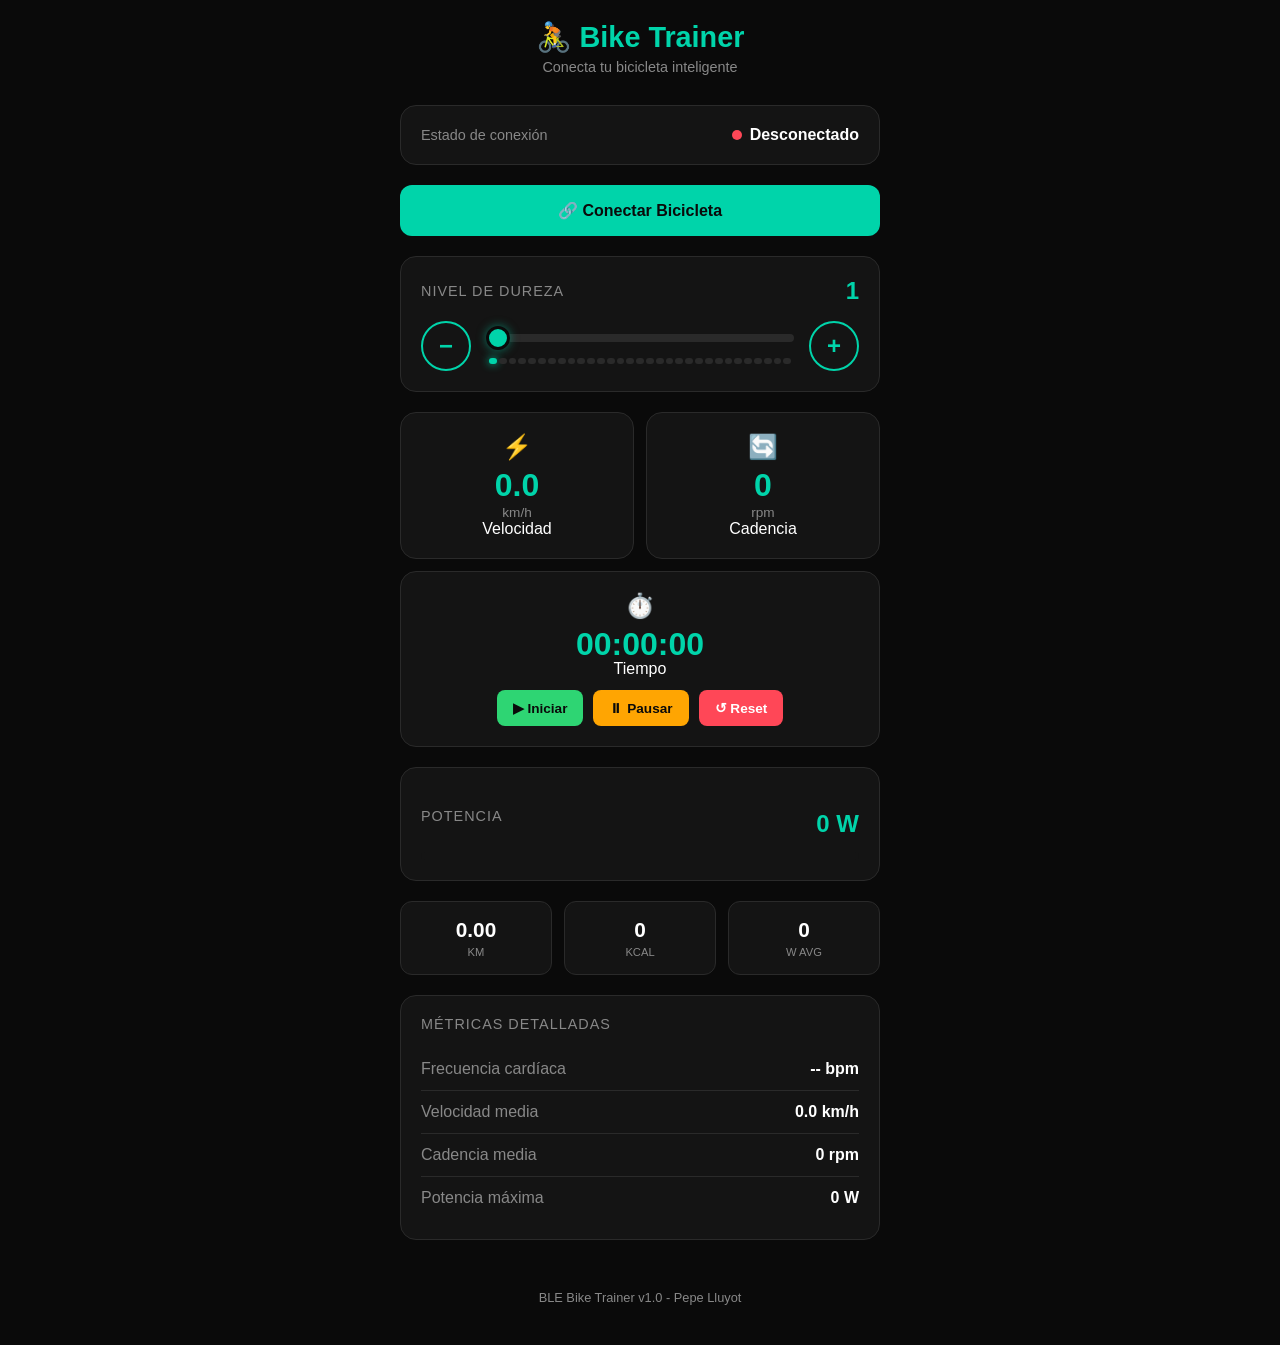
<file: index.html>
<!DOCTYPE html>
<html lang="es">
<head>
    <meta charset="UTF-8">
    <meta name="viewport" content="width=device-width, initial-scale=1.0">
    <title>Bike Trainer</title>
    <style>
        :root {
            --primary: #00d4aa;
            --primary-dark: #00a888;
            --bg-dark: #0a0a0a;
            --bg-card: #141414;
            --bg-card-hover: #1a1a1a;
            --text-primary: #ffffff;
            --text-secondary: #888888;
            --danger: #ff4757;
            --success: #2ed573;
            --border: #2a2a2a;
        }

        * {
            margin: 0;
            padding: 0;
            box-sizing: border-box;
        }

        body {
            font-family: -apple-system, BlinkMacSystemFont, 'Segoe UI', Roboto, sans-serif;
            background: var(--bg-dark);
            color: var(--text-primary);
            min-height: 100vh;
            padding: 20px;
        }

        .container {
            max-width: 480px;
            margin: 0 auto;
        }

        /* Header */
        .header {
            text-align: center;
            margin-bottom: 30px;
        }

        .header h1 {
            font-size: 1.8rem;
            font-weight: 700;
            color: var(--primary);
            margin-bottom: 5px;
        }

        .header p {
            color: var(--text-secondary);
            font-size: 0.9rem;
        }

        /* Status Card */
        .status-card {
            background: var(--bg-card);
            border-radius: 16px;
            padding: 20px;
            margin-bottom: 20px;
            border: 1px solid var(--border);
        }

        .status-row {
            display: flex;
            align-items: center;
            justify-content: space-between;
        }

        .status-label {
            color: var(--text-secondary);
            font-size: 0.9rem;
        }

        .status-value {
            display: flex;
            align-items: center;
            gap: 8px;
            font-weight: 600;
        }

        .status-dot {
            width: 10px;
            height: 10px;
            border-radius: 50%;
            background: var(--danger);
        }

        .status-dot.connected {
            background: var(--success);
            box-shadow: 0 0 10px var(--success);
        }

        /* Connect Button */
        .connect-btn {
            width: 100%;
            padding: 16px 24px;
            font-size: 1rem;
            font-weight: 600;
            border: none;
            border-radius: 12px;
            cursor: pointer;
            transition: all 0.3s ease;
            margin-bottom: 20px;
        }

        .connect-btn.disconnect {
            background: var(--danger);
            color: white;
        }

        .connect-btn.connect {
            background: var(--primary);
            color: var(--bg-dark);
        }

        .connect-btn:hover {
            transform: scale(1.02);
        }

        .connect-btn:active {
            transform: scale(0.98);
        }

        /* Stats Grid */
        .stats-grid {
            display: grid;
            grid-template-columns: 1fr 1fr;
            gap: 12px;
            margin-bottom: 20px;
        }

        .stat-card {
            background: var(--bg-card);
            border-radius: 16px;
            padding: 20px;
            border: 1px solid var(--border);
            text-align: center;
        }

        .stat-card.full-width {
            grid-column: span 2;
        }

        .stat-icon {
            font-size: 1.5rem;
            margin-bottom: 8px;
        }

        .stat-value {
            font-size: 2rem;
            font-weight: 700;
            color: var(--primary);
            line-height: 1;
        }

        .stat-unit {
            font-size: 0.85rem;
            color: var(--text-secondary);
            margin-top: 4px;
        }

        .timer-btn {
            padding: 10px 16px;
            font-size: 0.85rem;
            font-weight: 600;
            border: none;
            border-radius: 8px;
            cursor: pointer;
            transition: all 0.2s ease;
            min-width: 70px;
        }

        .timer-btn.start {
            background: var(--success);
            color: var(--bg-dark);
        }

        .timer-btn.pause {
            background: #ffa502;
            color: var(--bg-dark);
        }

        .timer-btn.reset {
            background: var(--danger);
            color: white;
        }

        .timer-btn:hover {
            transform: scale(1.05);
        }

        .timer-btn:active {
            transform: scale(0.95);
        }

        .timer-controls {
            display: flex;
            justify-content: center;
            gap: 10px;
            margin-top: 12px;
        }

        /* Metrics Card */
        .metrics-card {
            background: var(--bg-card);
            border-radius: 16px;
            padding: 20px;
            border: 1px solid var(--border);
            margin-bottom: 20px;
        }

        .metrics-title {
            font-size: 0.9rem;
            color: var(--text-secondary);
            margin-bottom: 16px;
            text-transform: uppercase;
            letter-spacing: 1px;
        }

        .metric-row {
            display: flex;
            justify-content: space-between;
            align-items: center;
            padding: 12px 0;
            border-bottom: 1px solid var(--border);
        }

        .metric-row:last-child {
            border-bottom: none;
        }

        .metric-name {
            color: var(--text-secondary);
        }

        .metric-value {
            font-weight: 600;
            color: var(--text-primary);
        }

        /* Additional Stats */
        .additional-stats {
            display: grid;
            grid-template-columns: 1fr 1fr 1fr;
            gap: 12px;
        }

        .mini-stat {
            background: var(--bg-card);
            border-radius: 12px;
            padding: 16px;
            border: 1px solid var(--border);
            text-align: center;
        }

        .mini-stat-value {
            font-size: 1.3rem;
            font-weight: 700;
            color: var(--text-primary);
        }

        .mini-stat-label {
            font-size: 0.7rem;
            color: var(--text-secondary);
            margin-top: 4px;
            text-transform: uppercase;
        }

        /* Power Bar */
        .power-section {
            margin-top: 20px;
        }

        .power-header {
            display: flex;
            justify-content: space-between;
            align-items: center;
            margin-bottom: 12px;
        }

        .power-value {
            font-size: 1.5rem;
            font-weight: 700;
            color: var(--primary);
        }

        .power-bar {
            height: 8px;
            background: var(--bg-card);
            border-radius: 4px;
            overflow: hidden;
        }

        .power-fill {
            height: 100%;
            background: linear-gradient(90deg, var(--primary), var(--primary-dark));
            border-radius: 4px;
            width: 0%;
            transition: width 0.5s ease;
        }

        /* Resistance Control */
        .resistance-section {
            margin-bottom: 20px;
        }

        .resistance-card {
            background: var(--bg-card);
            border-radius: 16px;
            padding: 20px;
            border: 1px solid var(--border);
        }

        .resistance-header {
            display: flex;
            justify-content: space-between;
            align-items: center;
            margin-bottom: 16px;
        }

        .resistance-title {
            font-size: 0.9rem;
            color: var(--text-secondary);
            text-transform: uppercase;
            letter-spacing: 1px;
        }

        .resistance-value {
            font-size: 1.5rem;
            font-weight: 700;
            color: var(--primary);
        }

        .resistance-controls {
            display: flex;
            align-items: center;
            justify-content: space-between;
            gap: 15px;
        }

        .resistance-btn {
            width: 50px;
            height: 50px;
            border-radius: 50%;
            border: 2px solid var(--primary);
            background: transparent;
            color: var(--primary);
            font-size: 1.5rem;
            font-weight: 700;
            cursor: pointer;
            transition: all 0.2s ease;
            display: flex;
            align-items: center;
            justify-content: center;
        }

        .resistance-btn:hover {
            background: var(--primary);
            color: var(--bg-dark);
        }

        .resistance-btn:active {
            transform: scale(0.95);
        }

        .resistance-btn:disabled {
            opacity: 0.3;
            cursor: not-allowed;
        }

        .resistance-slider-container {
            flex: 1;
        }

        .resistance-slider {
            width: 100%;
            height: 8px;
            -webkit-appearance: none;
            appearance: none;
            background: var(--border);
            border-radius: 4px;
            outline: none;
        }

        .resistance-slider::-webkit-slider-thumb {
            -webkit-appearance: none;
            appearance: none;
            width: 24px;
            height: 24px;
            border-radius: 50%;
            background: var(--primary);
            cursor: pointer;
            border: 3px solid var(--bg-dark);
            box-shadow: 0 0 10px rgba(0, 212, 170, 0.5);
        }

        .resistance-slider::-moz-range-thumb {
            width: 24px;
            height: 24px;
            border-radius: 50%;
            background: var(--primary);
            cursor: pointer;
            border: 3px solid var(--bg-dark);
        }

        .resistance-levels {
            display: flex;
            justify-content: space-between;
            margin-top: 12px;
            padding: 0 2px;
        }

        .resistance-level {
            flex: 1;
            height: 6px;
            background: var(--border);
            border-radius: 3px;
            transition: background 0.2s ease;
            margin: 0 1px;
        }

        .resistance-level.active {
            background: var(--primary);
            box-shadow: 0 0 8px var(--primary);
        }

        /* Footer */
        .footer {
            text-align: center;
            margin-top: 30px;
            padding: 20px;
            color: var(--text-secondary);
            font-size: 0.8rem;
        }
    </style>
</head>
<body>
    <div class="container">
        <!-- Header -->
        <div class="header">
            <h1>🚴 Bike Trainer</h1>
            <p>Conecta tu bicicleta inteligente</p>
        </div>

        <!-- Status Card -->
        <div class="status-card">
            <div class="status-row">
                <span class="status-label">Estado de conexión</span>
                <div class="status-value">
                    <span class="status-dot" id="statusDot"></span>
                    <span id="statusText">Desconectado</span>
                </div>
            </div>
        </div>

        <!-- Connect Button -->
        <button class="connect-btn connect" id="connectBtn">
            🔗 Conectar Bicicleta
        </button>

        <!-- Resistance Control -->
        <div class="resistance-section">
            <div class="resistance-card">
                <div class="resistance-header">
                    <span class="resistance-title">Nivel de Dureza</span>
                    <span class="resistance-value" id="resistanceValue">1</span>
                </div>
                <div class="resistance-controls">
                    <button class="resistance-btn" id="resistanceDown">−</button>
                    <div class="resistance-slider-container">
                        <input type="range" class="resistance-slider" id="resistanceSlider" min="1" max="32" value="1">
                        <div class="resistance-levels">
                            <div class="resistance-level active"></div>
                            <div class="resistance-level"></div>
                            <div class="resistance-level"></div>
                            <div class="resistance-level"></div>
                            <div class="resistance-level"></div>
                            <div class="resistance-level"></div>
                            <div class="resistance-level"></div>
                            <div class="resistance-level"></div>
                            <div class="resistance-level"></div>
                            <div class="resistance-level"></div>
                            <div class="resistance-level"></div>
                            <div class="resistance-level"></div>
                            <div class="resistance-level"></div>
                            <div class="resistance-level"></div>
                            <div class="resistance-level"></div>
                            <div class="resistance-level"></div>
                            <div class="resistance-level"></div>
                            <div class="resistance-level"></div>
                            <div class="resistance-level"></div>
                            <div class="resistance-level"></div>
                            <div class="resistance-level"></div>
                            <div class="resistance-level"></div>
                            <div class="resistance-level"></div>
                            <div class="resistance-level"></div>
                            <div class="resistance-level"></div>
                            <div class="resistance-level"></div>
                            <div class="resistance-level"></div>
                            <div class="resistance-level"></div>
                            <div class="resistance-level"></div>
                            <div class="resistance-level"></div>
                            <div class="resistance-level"></div>
                        </div>
                    </div>
                    <button class="resistance-btn" id="resistanceUp">+</button>
                </div>
            </div>
        </div>

        <!-- Main Stats -->
        <div class="stats-grid">
            <div class="stat-card">
                <div class="stat-icon">⚡</div>
                <div class="stat-value" id="speedValue">0.0</div>
                <div class="stat-unit">km/h</div>
                <div class="stat-label">Velocidad</div>
            </div>
            <div class="stat-card">
                <div class="stat-icon">🔄</div>
                <div class="stat-value" id="cadenceValue">0</div>
                <div class="stat-unit">rpm</div>
                <div class="stat-label">Cadencia</div>
            </div>
            <div class="stat-card full-width">
                <div class="stat-icon">⏱️</div>
                <div class="stat-value" id="timeValue">00:00:00</div>
                <div class="stat-label">Tiempo</div>
                <div class="timer-controls">
                    <button class="timer-btn start" id="startBtn">▶ Iniciar</button>
                    <button class="timer-btn pause" id="pauseBtn">⏸ Pausar</button>
                    <button class="timer-btn reset" id="resetBtn">↺ Reset</button>
                </div>
            </div>
        </div>

        <!-- Power Section -->
        <div class="metrics-card">
            <div class="power-section">
                <div class="power-header">
                    <span class="metrics-title">Potencia</span>
                    <span class="power-value"><span id="powerValue">0</span> W</span>
                </div>
                <div class="power-bar">
                    <div class="power-fill" id="powerFill"></div>
                </div>
            </div>
        </div>

        <!-- Additional Stats -->
        <div class="additional-stats">
            <div class="mini-stat">
                <div class="mini-stat-value" id="distanceValue">0.00</div>
                <div class="mini-stat-label">km</div>
            </div>
            <div class="mini-stat">
                <div class="mini-stat-value" id="caloriesValue">0</div>
                <div class="mini-stat-label">kcal</div>
            </div>
            <div class="mini-stat">
                <div class="mini-stat-value" id="avgPowerValue">0</div>
                <div class="mini-stat-label">W avg</div>
            </div>
        </div>

        <!-- Detailed Metrics -->
        <div class="metrics-card" style="margin-top: 20px;">
            <div class="metrics-title">Métricas Detalladas</div>
            <div class="metric-row">
                <span class="metric-name">Frecuencia cardíaca</span>
                <span class="metric-value" id="hrValue">-- bpm</span>
            </div>
            <div class="metric-row">
                <span class="metric-name">Velocidad media</span>
                <span class="metric-value" id="avgSpeedValue">0.0 km/h</span>
            </div>
            <div class="metric-row">
                <span class="metric-name">Cadencia media</span>
                <span class="metric-value" id="avgCadenceValue">0 rpm</span>
            </div>
            <div class="metric-row">
                <span class="metric-name">Potencia máxima</span>
                <span class="metric-value" id="maxPowerValue">0 W</span>
            </div>
        </div>

        <!-- Footer -->
        <div class="footer">
            <p>BLE Bike Trainer v1.0 - Pepe Lluyot</p>
        </div>
    </div>

    <script src="app.js"></script>
</body>
</html>
</file>
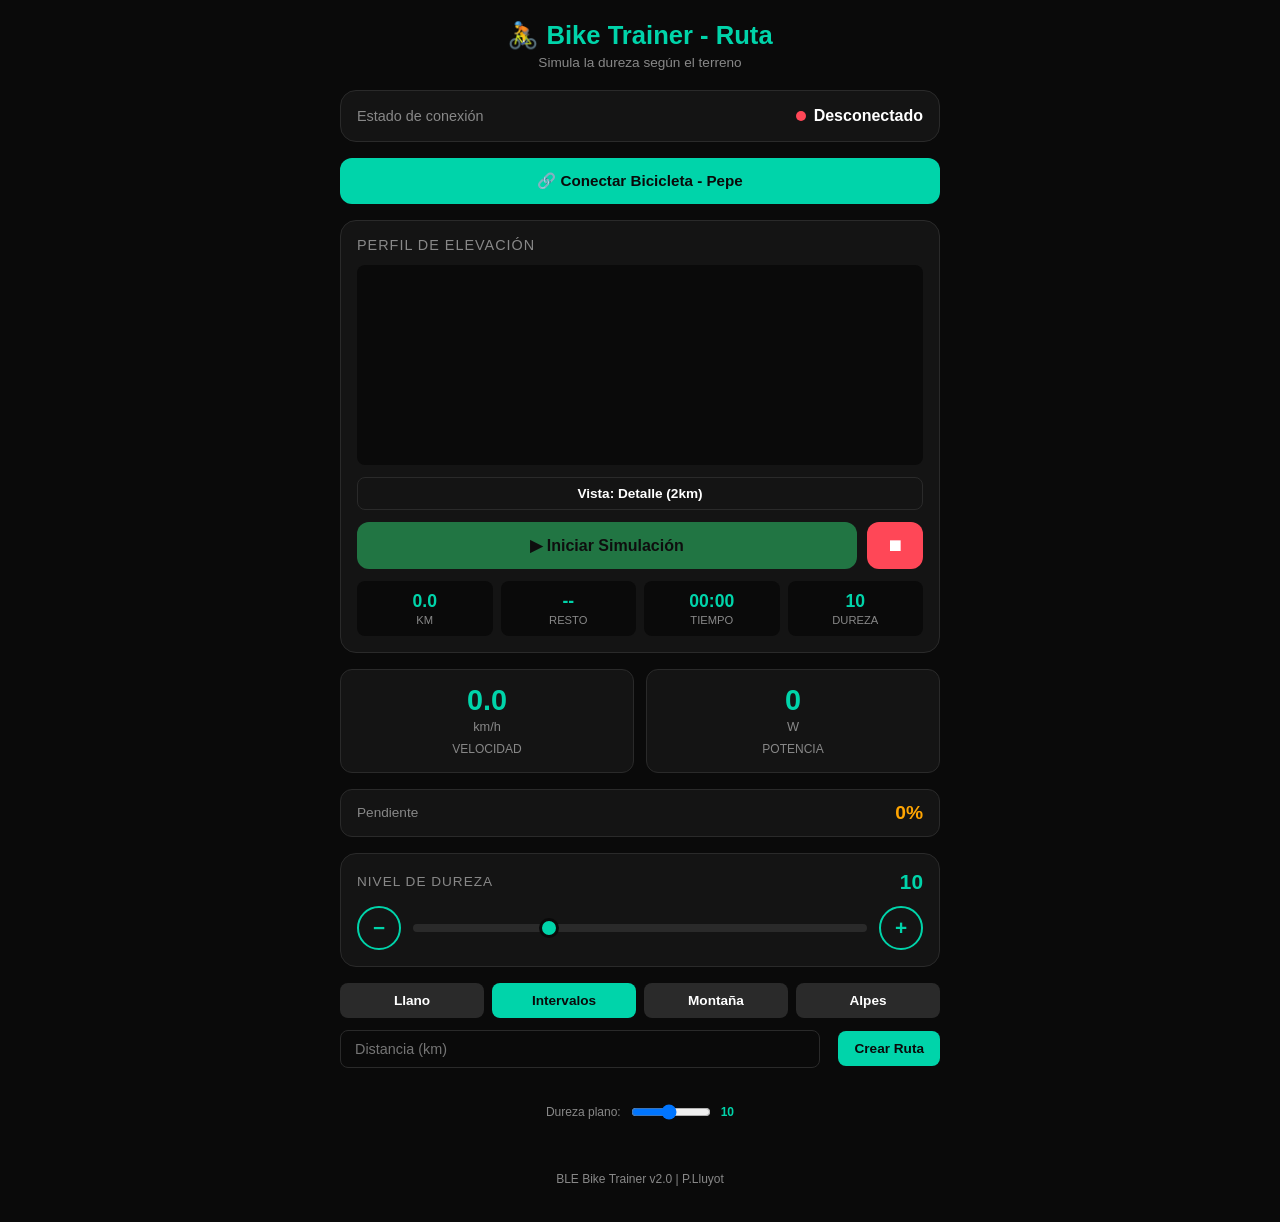
<file: ble_rutas/index.html>
<!DOCTYPE html>
<html lang="es">

<head>
    <meta charset="UTF-8">
    <meta name="viewport" content="width=device-width, initial-scale=1.0">
    <title>Bike Trainer - Simulación de Ruta</title>
    <link rel="stylesheet" href="styles.css">
</head>

<body>
    <div class="container">
        <!-- Header -->
        <div class="header">
            <h1>🚴 Bike Trainer - Ruta</h1>
            <p>Simula la dureza según el terreno</p>
        </div>

        <!-- Status Card -->
        <div class="status-card">
            <div class="status-row">
                <span class="status-label">Estado de conexión</span>
                <div class="status-value">
                    <span class="status-dot" id="statusDot"></span>
                    <span id="statusText">Desconectado</span>
                </div>
            </div>
        </div>

        <!-- Connect Button -->
        <button class="connect-btn connect" id="connectBtn">
            🔗 Conectar Bicicleta - Pepe
        </button>

        <!-- Graph -->
        <div class="graph-container">
            <div class="graph-title">Perfil de Elevación</div>
            <canvas class="graph-canvas" id="elevationGraph"></canvas>
            <button class="view-toggle-btn" id="viewToggleBtn">Vista: Detalle (2km)</button>

            <!-- Route Controls -->
            <div class="route-controls">
                <button class="play-btn paused" id="playBtn" disabled>▶ Iniciar Simulación</button>
                <button class="stop-btn" id="stopBtn" disabled>⏹</button>
            </div>

            <!-- Simulation Info -->
            <div class="sim-info">
                <div class="sim-info-item">
                    <div class="sim-info-value" id="currentDistance">0.0</div>
                    <div class="sim-info-label">km</div>
                </div>
                <div class="sim-info-item">
                    <div class="sim-info-value" id="remainingKm">--</div>
                    <div class="sim-info-label">resto</div>
                </div>
                <div class="sim-info-item">
                    <div class="sim-info-value" id="currentTime">00:00</div>
                    <div class="sim-info-label">tiempo</div>
                </div>
                <div class="sim-info-item">
                    <div class="sim-info-value" id="targetResistance">10</div>
                    <div class="sim-info-label">dureza</div>
                </div>
            </div>
        </div>

        <!-- Live Stats -->
        <div class="live-stats">
            <div class="live-stat-card">
                <div class="live-stat-value" id="speedValue">0.0</div>
                <div class="live-stat-unit">km/h</div>
                <div class="live-stat-label">Velocidad</div>
            </div>
            <div class="live-stat-card">
                <div class="live-stat-value" id="powerValue">0</div>
                <div class="live-stat-unit">W</div>
                <div class="live-stat-label">Potencia</div>
            </div>
        </div>

        <!-- Slope Indicator -->
        <div class="slope-indicator">
            <span class="slope-label">Pendiente</span>
            <span class="slope-value flat" id="slopeValue">0%</span>
        </div>

        <!-- Resistance Control -->
        <div class="resistance-card">
            <div class="resistance-header">
                <span class="resistance-title">Nivel de Dureza</span>
                <span class="resistance-value" id="resistanceValue">10</span>
            </div>
            <div class="resistance-controls">
                <button class="resistance-btn" id="resistanceDown">−</button>
                <input type="range" class="resistance-slider" id="resistanceSlider" min="1" max="32" value="10">
                <button class="resistance-btn" id="resistanceUp">+</button>
            </div>
        </div>

        <!-- Route Buttons -->
        <div class="route-buttons">
            <button class="route-btn secondary" id="btnFlat" data-type="flat">Llano</button>
            <button class="route-btn secondary" id="btnIntervals" data-type="intervals">Intervalos</button>
            <button class="route-btn secondary" id="btnMountain" data-type="mountain">Montaña</button>
            <button class="route-btn secondary" id="btnAlps" data-type="alps">Alpes</button>
        </div>

        <!-- Distance Input -->
        <div class="route-input-row" style="margin-bottom: 16px;">
            <input type="text" class="route-input" id="routeInput" placeholder="Distancia (km)" style="flex: 1;">
            <button class="route-btn primary" id="loadRouteBtn" style="margin-left: 8px;">Crear Ruta</button>
        </div>

        <!-- Settings -->
        <div class="footer" style="display: flex; align-items: center; justify-content: center; gap: 10px;">
            <span style="color: var(--text-secondary); font-size: 0.75rem;">Dureza plano:</span>
            <input type="range" id="flatLevelSlider" min="1" max="20" value="10" style="width: 80px;">
            <span id="flatLevelValue" style="color: var(--primary); font-weight: bold;">10</span>
        </div>

        <div class="footer">
            <p>BLE Bike Trainer v2.0 | P.Lluyot</p>
        </div>
    </div>

    <script src="app.js"></script>
</body>

</html>
</file>
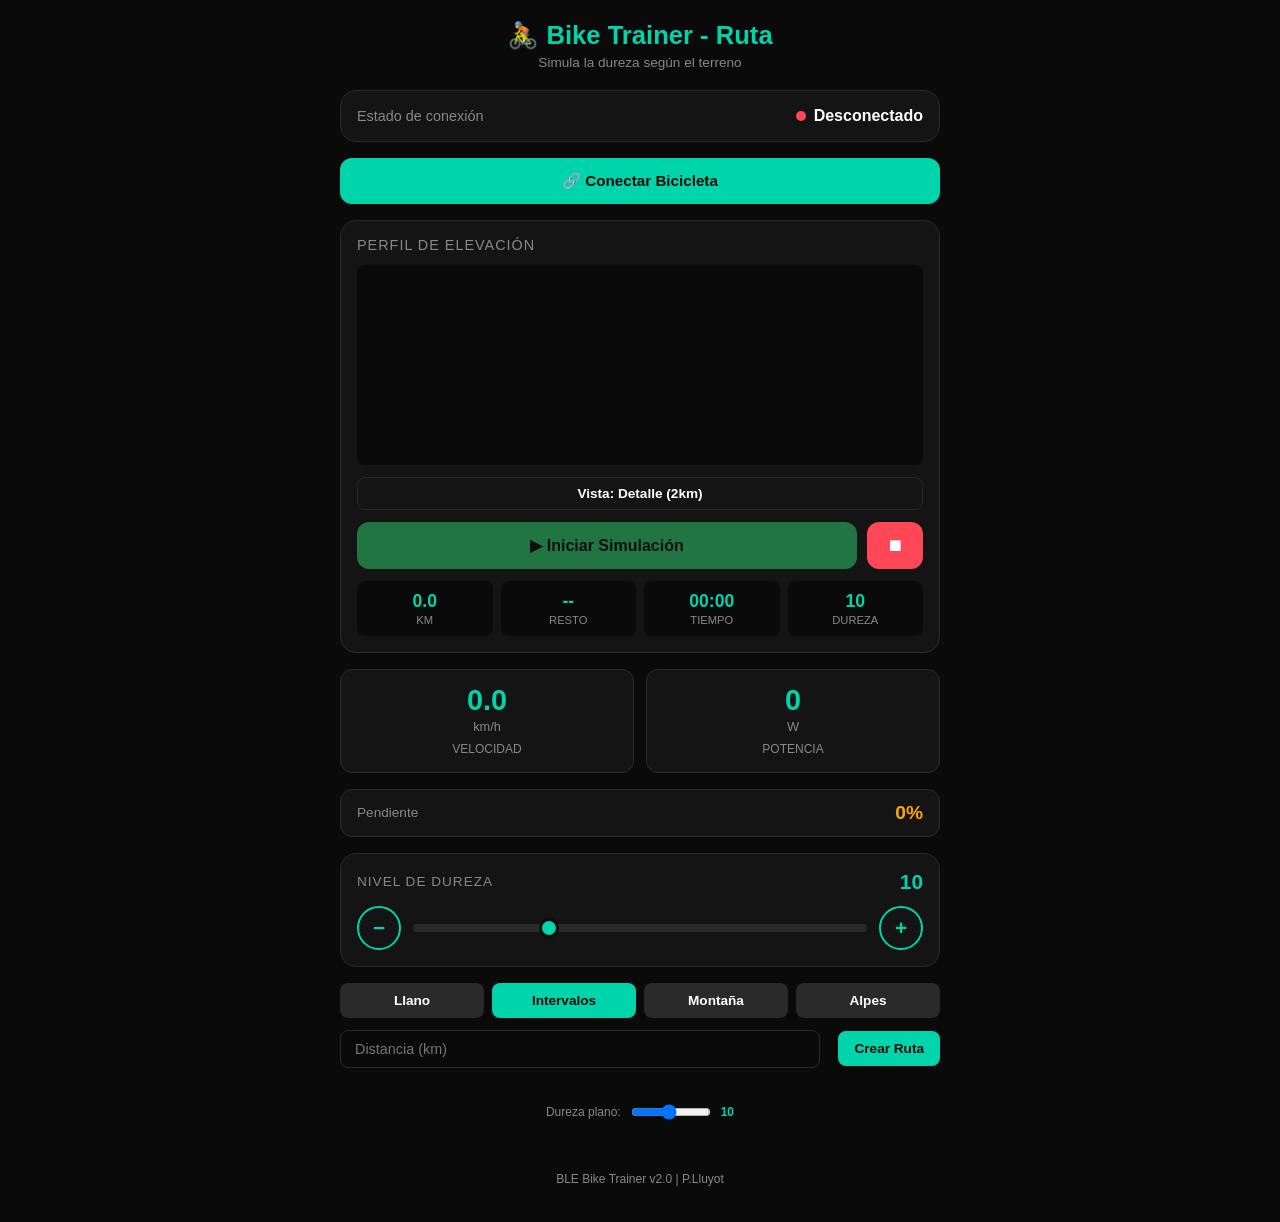
<file: index_ruta.html>
<!DOCTYPE html>
<html lang="es">
<head>
    <meta charset="UTF-8">
    <meta name="viewport" content="width=device-width, initial-scale=1.0">
    <title>Bike Trainer - Simulación de Ruta</title>
    <style>
        :root {
            --primary: #00d4aa;
            --primary-dark: #00a888;
            --bg-dark: #0a0a0a;
            --bg-card: #141414;
            --bg-card-hover: #1a1a1a;
            --text-primary: #ffffff;
            --text-secondary: #888888;
            --danger: #ff4757;
            --success: #2ed573;
            --warning: #ffa502;
            --border: #2a2a2a;
        }

        * {
            margin: 0;
            padding: 0;
            box-sizing: border-box;
        }

        body {
            font-family: -apple-system, BlinkMacSystemFont, 'Segoe UI', Roboto, sans-serif;
            background: var(--bg-dark);
            color: var(--text-primary);
            min-height: 100vh;
            padding: 20px;
        }

        .container {
            max-width: 600px;
            margin: 0 auto;
        }

        /* Header */
        .header {
            text-align: center;
            margin-bottom: 20px;
        }

        .header h1 {
            font-size: 1.6rem;
            font-weight: 700;
            color: var(--primary);
            margin-bottom: 5px;
        }

        .header p {
            color: var(--text-secondary);
            font-size: 0.85rem;
        }

        /* Status Card */
        .status-card {
            background: var(--bg-card);
            border-radius: 16px;
            padding: 16px;
            margin-bottom: 16px;
            border: 1px solid var(--border);
        }

        .status-row {
            display: flex;
            align-items: center;
            justify-content: space-between;
        }

        .status-label {
            color: var(--text-secondary);
            font-size: 0.9rem;
        }

        .status-value {
            display: flex;
            align-items: center;
            gap: 8px;
            font-weight: 600;
        }

        .status-dot {
            width: 10px;
            height: 10px;
            border-radius: 50%;
            background: var(--danger);
        }

        .status-dot.connected {
            background: var(--success);
            box-shadow: 0 0 10px var(--success);
        }

        /* Connect Button */
        .connect-btn {
            width: 100%;
            padding: 14px 20px;
            font-size: 0.95rem;
            font-weight: 600;
            border: none;
            border-radius: 12px;
            cursor: pointer;
            transition: all 0.3s ease;
            margin-bottom: 16px;
        }

        .connect-btn.disconnect {
            background: var(--danger);
            color: white;
        }

        .connect-btn.connect {
            background: var(--primary);
            color: var(--bg-dark);
        }

        .connect-btn:hover {
            transform: scale(1.02);
        }

        /* Route Input Section */
        .route-input-card {
            background: var(--bg-card);
            border-radius: 16px;
            padding: 16px;
            margin-bottom: 16px;
            border: 1px solid var(--border);
        }

        .route-input-title {
            font-size: 0.9rem;
            color: var(--text-secondary);
            margin-bottom: 12px;
            text-transform: uppercase;
            letter-spacing: 1px;
        }

        .route-input-row {
            display: flex;
            gap: 10px;
            align-items: center;
        }

        .route-input {
            flex: 1;
            padding: 10px 14px;
            border: 1px solid var(--border);
            border-radius: 8px;
            background: var(--bg-dark);
            color: var(--text-primary);
            font-size: 0.9rem;
        }

        .route-input:focus {
            outline: none;
            border-color: var(--primary);
        }

        .route-btn {
            padding: 10px 16px;
            font-size: 0.85rem;
            font-weight: 600;
            border: none;
            border-radius: 8px;
            cursor: pointer;
            transition: all 0.2s ease;
            white-space: nowrap;
        }

        .route-btn.primary {
            background: var(--primary);
            color: var(--bg-dark);
        }

        .route-btn.secondary {
            background: var(--border);
            color: var(--text-primary);
        }

        .route-btn.secondary.selected {
            background: var(--primary);
            color: var(--bg-dark);
        }

        .route-btn:hover {
            transform: scale(1.05);
        }

        /* Graph Container */
        .graph-container {
            background: var(--bg-card);
            border-radius: 16px;
            padding: 16px;
            margin-bottom: 16px;
            border: 1px solid var(--border);
        }

        .graph-title {
            font-size: 0.9rem;
            color: var(--text-secondary);
            margin-bottom: 12px;
            text-transform: uppercase;
            letter-spacing: 1px;
        }

        .graph-canvas {
            width: 100%;
            height: 200px;
            background: var(--bg-dark);
            border-radius: 8px;
        }

        .view-toggle-btn {
            display: block;
            width: 100%;
            padding: 8px 12px;
            margin-top: 8px;
            font-size: 0.85rem;
            font-weight: 600;
            color: var(--text-primary);
            background: var(--bg-card);
            border: 1px solid var(--border);
            border-radius: 8px;
            cursor: pointer;
            transition: all 0.2s ease;
        }

        .view-toggle-btn:hover {
            background: var(--bg-card-hover);
            border-color: var(--primary);
        }

        /* Route Controls */
        .route-controls {
            display: flex;
            gap: 10px;
            margin-top: 12px;
        }

        .play-btn {
            flex: 1;
            padding: 14px 20px;
            font-size: 1rem;
            font-weight: 600;
            border: none;
            border-radius: 12px;
            cursor: pointer;
            transition: all 0.2s ease;
            display: flex;
            align-items: center;
            justify-content: center;
            gap: 8px;
        }

        .play-btn.playing {
            background: var(--warning);
            color: var(--bg-dark);
        }

        .play-btn.paused {
            background: var(--success);
            color: var(--bg-dark);
        }

        .play-btn:disabled {
            opacity: 0.5;
            cursor: not-allowed;
        }

        .play-btn:hover:not(:disabled) {
            transform: scale(1.02);
        }

        .stop-btn {
            padding: 14px 20px;
            font-size: 1rem;
            font-weight: 600;
            border: none;
            border-radius: 12px;
            cursor: pointer;
            background: var(--danger);
            color: white;
            transition: all 0.2s ease;
        }

        .stop-btn:hover {
            transform: scale(1.05);
        }

        /* Simulation Info */
        .sim-info {
            display: grid;
            grid-template-columns: 1fr 1fr 1fr 1fr;
            gap: 8px;
            margin-top: 12px;
        }

        .sim-info-item {
            background: var(--bg-dark);
            padding: 10px;
            border-radius: 8px;
            text-align: center;
        }

        .sim-info-value {
            font-size: 1.1rem;
            font-weight: 700;
            color: var(--primary);
        }

        .sim-info-label {
            font-size: 0.7rem;
            color: var(--text-secondary);
            margin-top: 2px;
            text-transform: uppercase;
        }

        /* Resistance Section */
        .resistance-card {
            background: var(--bg-card);
            border-radius: 16px;
            padding: 16px;
            margin-bottom: 16px;
            border: 1px solid var(--border);
        }

        .resistance-header {
            display: flex;
            justify-content: space-between;
            align-items: center;
            margin-bottom: 12px;
        }

        .resistance-title {
            font-size: 0.85rem;
            color: var(--text-secondary);
            text-transform: uppercase;
            letter-spacing: 1px;
        }

        .resistance-value {
            font-size: 1.3rem;
            font-weight: 700;
            color: var(--primary);
        }

        .resistance-controls {
            display: flex;
            align-items: center;
            justify-content: space-between;
            gap: 12px;
        }

        .resistance-btn {
            width: 44px;
            height: 44px;
            border-radius: 50%;
            border: 2px solid var(--primary);
            background: transparent;
            color: var(--primary);
            font-size: 1.3rem;
            font-weight: 700;
            cursor: pointer;
            transition: all 0.2s ease;
            display: flex;
            align-items: center;
            justify-content: center;
        }

        .resistance-btn:hover {
            background: var(--primary);
            color: var(--bg-dark);
        }

        .resistance-slider {
            flex: 1;
            height: 8px;
            -webkit-appearance: none;
            appearance: none;
            background: var(--border);
            border-radius: 4px;
            outline: none;
        }

        .resistance-slider::-webkit-slider-thumb {
            -webkit-appearance: none;
            width: 20px;
            height: 20px;
            border-radius: 50%;
            background: var(--primary);
            cursor: pointer;
            border: 3px solid var(--bg-dark);
        }

        /* Live Stats */
        .live-stats {
            display: grid;
            grid-template-columns: 1fr 1fr;
            gap: 12px;
            margin-bottom: 16px;
        }

        .live-stat-card {
            background: var(--bg-card);
            border-radius: 12px;
            padding: 16px;
            border: 1px solid var(--border);
            text-align: center;
        }

        .live-stat-value {
            font-size: 1.8rem;
            font-weight: 700;
            color: var(--primary);
            line-height: 1;
        }

        .live-stat-unit {
            font-size: 0.8rem;
            color: var(--text-secondary);
            margin-top: 4px;
        }

        .live-stat-label {
            font-size: 0.75rem;
            color: var(--text-secondary);
            margin-top: 8px;
            text-transform: uppercase;
        }

        /* Slope indicator */
        .slope-indicator {
            background: var(--bg-card);
            border-radius: 12px;
            padding: 12px 16px;
            margin-bottom: 16px;
            border: 1px solid var(--border);
            display: flex;
            align-items: center;
            justify-content: space-between;
        }

        .slope-label {
            font-size: 0.85rem;
            color: var(--text-secondary);
        }

        .slope-value {
            font-size: 1.2rem;
            font-weight: 700;
        }

        .slope-value.up {
            color: var(--danger);
        }

        .slope-value.down {
            color: var(--success);
        }

        .slope-value.flat {
            color: var(--warning);
        }

        /* Footer */
        .footer {
            text-align: center;
            margin-top: 20px;
            padding: 16px;
            color: var(--text-secondary);
            font-size: 0.75rem;
        }
    </style>
</head>
<body>
    <div class="container">
        <!-- Header -->
        <div class="header">
            <h1>🚴 Bike Trainer - Ruta</h1>
            <p>Simula la dureza según el terreno</p>
        </div>

        <!-- Status Card -->
        <div class="status-card">
            <div class="status-row">
                <span class="status-label">Estado de conexión</span>
                <div class="status-value">
                    <span class="status-dot" id="statusDot"></span>
                    <span id="statusText">Desconectado</span>
                </div>
            </div>
        </div>

        <!-- Connect Button -->
        <button class="connect-btn connect" id="connectBtn">
            🔗 Conectar Bicicleta
        </button>

        <!-- Graph -->
        <div class="graph-container">
            <div class="graph-title">Perfil de Elevación</div>
            <canvas class="graph-canvas" id="elevationGraph"></canvas>
            <button class="view-toggle-btn" id="viewToggleBtn">Vista: Detalle (2km)</button>

            <!-- Route Controls -->
            <div class="route-controls">
                <button class="play-btn paused" id="playBtn" disabled>▶ Iniciar Simulación</button>
                <button class="stop-btn" id="stopBtn" disabled>⏹</button>
            </div>

            <!-- Simulation Info -->
            <div class="sim-info">
                <div class="sim-info-item">
                    <div class="sim-info-value" id="currentDistance">0.0</div>
                    <div class="sim-info-label">km</div>
                </div>
                <div class="sim-info-item">
                    <div class="sim-info-value" id="remainingKm">--</div>
                    <div class="sim-info-label">resto</div>
                </div>
                <div class="sim-info-item">
                    <div class="sim-info-value" id="currentTime">00:00</div>
                    <div class="sim-info-label">tiempo</div>
                </div>
                <div class="sim-info-item">
                    <div class="sim-info-value" id="targetResistance">10</div>
                    <div class="sim-info-label">dureza</div>
                </div>
            </div>
        </div>

        <!-- Live Stats -->
        <div class="live-stats">
            <div class="live-stat-card">
                <div class="live-stat-value" id="speedValue">0.0</div>
                <div class="live-stat-unit">km/h</div>
                <div class="live-stat-label">Velocidad</div>
            </div>
            <div class="live-stat-card">
                <div class="live-stat-value" id="powerValue">0</div>
                <div class="live-stat-unit">W</div>
                <div class="live-stat-label">Potencia</div>
            </div>
        </div>

        <!-- Slope Indicator -->
        <div class="slope-indicator">
            <span class="slope-label">Pendiente</span>
            <span class="slope-value flat" id="slopeValue">0%</span>
        </div>

        <!-- Resistance Control -->
        <div class="resistance-card">
            <div class="resistance-header">
                <span class="resistance-title">Nivel de Dureza</span>
                <span class="resistance-value" id="resistanceValue">10</span>
            </div>
            <div class="resistance-controls">
                <button class="resistance-btn" id="resistanceDown">−</button>
                <input type="range" class="resistance-slider" id="resistanceSlider" min="1" max="32" value="10">
                <button class="resistance-btn" id="resistanceUp">+</button>
            </div>
        </div>

        <!-- Route Buttons -->
        <div class="route-buttons" style="display: grid; grid-template-columns: 1fr 1fr 1fr 1fr; gap: 8px; margin-bottom: 12px;">
            <button class="route-btn secondary" id="btnFlat" data-type="flat">Llano</button>
            <button class="route-btn secondary" id="btnIntervals" data-type="intervals">Intervalos</button>
            <button class="route-btn secondary" id="btnMountain" data-type="mountain">Montaña</button>
            <button class="route-btn secondary" id="btnAlps" data-type="alps">Alpes</button>
        </div>

        <!-- Distance Input -->
        <div class="route-input-row" style="margin-bottom: 16px;">
            <input type="text" class="route-input" id="routeInput" placeholder="Distancia (km)" style="flex: 1;">
            <button class="route-btn primary" id="loadRouteBtn" style="margin-left: 8px;">Crear Ruta</button>
        </div>

        <!-- Settings -->
        <div class="footer" style="display: flex; align-items: center; justify-content: center; gap: 10px;">
            <span style="color: var(--text-secondary); font-size: 0.75rem;">Dureza plano:</span>
            <input type="range" id="flatLevelSlider" min="1" max="20" value="10" style="width: 80px;">
            <span id="flatLevelValue" style="color: var(--primary); font-weight: bold;">10</span>
        </div>

        <div class="footer">
            <p>BLE Bike Trainer v2.0 | P.Lluyot</p>
        </div>
    </div>

    <script>
        // ============================================
        // CONFIGURACIÓN
        // ============================================
        const BIKE_CONFIG = {
            serviceUUID: '00001826-0000-1000-8000-00805f9b34fb',
            notifyCharacteristic: '00002ad2-0000-1000-8000-00805f9b34fb',
            writeCharacteristic: '00002ad9-0000-1000-8000-00805f9b34fb',
            resistanceLevels: [
                new Uint8Array([0x04, 0x00, 0x00]),
                new Uint8Array([0x04, 0x0a, 0x00]),
                new Uint8Array([0x04, 0x14, 0x00]),
                new Uint8Array([0x04, 0x1e, 0x00]),
                new Uint8Array([0x04, 0x28, 0x00]),
                new Uint8Array([0x04, 0x32, 0x00]),
                new Uint8Array([0x04, 0x3c, 0x00]),
                new Uint8Array([0x04, 0x46, 0x00]),
                new Uint8Array([0x04, 0x50, 0x00]),
                new Uint8Array([0x04, 0x5a, 0x00]),
                new Uint8Array([0x04, 0x64, 0x00]),
                new Uint8Array([0x04, 0x6e, 0x00]),
                new Uint8Array([0x04, 0x78, 0x00]),
                new Uint8Array([0x04, 0x82, 0x00]),
                new Uint8Array([0x04, 0x8c, 0x00]),
                new Uint8Array([0x04, 0x96, 0x00]),
                new Uint8Array([0x04, 0xa0, 0x00]),
                new Uint8Array([0x04, 0xaa, 0x00]),
                new Uint8Array([0x04, 0xb4, 0x00]),
                new Uint8Array([0x04, 0xbe, 0x00]),
                new Uint8Array([0x04, 0xc8, 0x00]),
                new Uint8Array([0x04, 0xd2, 0x00]),
                new Uint8Array([0x04, 0xdc, 0x00]),
                new Uint8Array([0x04, 0xe6, 0x00]),
                new Uint8Array([0x04, 0xf0, 0x00]),
                new Uint8Array([0x04, 0xfa, 0x00]),
                new Uint8Array([0x04, 0x05, 0x01]),
                new Uint8Array([0x04, 0x0f, 0x01]),
                new Uint8Array([0x04, 0x19, 0x01]),
                new Uint8Array([0x04, 0x23, 0x01]),
                new Uint8Array([0x04, 0x2d, 0x01]),
                new Uint8Array([0x04, 0x37, 0x01]),
                new Uint8Array([0x04, 0x41, 0x01])
            ]
        };

        // ============================================
        // CLASE BLE TRAINER
        // ============================================
        class BleTrainer {
            constructor() {
                this.device = null;
                this.server = null;
                this.service = null;
                this.notifyCharacteristic = null;
                this.writeCharacteristic = null;
                this.speed = 0;
                this.cadence = 0;
                this.power = 0;
                this.resistance = 0;
                this.isConnected = false;
                this.isWriting = false;
                this.onConnect = null;
                this.onDisconnect = null;
                this.onDataUpdate = null;
            }

            async scan() {
                if (!navigator.bluetooth) {
                    throw new Error('Web Bluetooth no disponible');
                }
                const device = await navigator.bluetooth.requestDevice({
                    filters: [{ services: [BIKE_CONFIG.serviceUUID] }],
                    optionalServices: []
                });
                return [device];
            }

            async connect(device) {
                this.server = await device.gatt.connect();
                this.device = device;
                this.service = await this.server.getPrimaryService(BIKE_CONFIG.serviceUUID);
                this.notifyCharacteristic = await this.service.getCharacteristic(BIKE_CONFIG.notifyCharacteristic);
                this.writeCharacteristic = await this.service.getCharacteristic(BIKE_CONFIG.writeCharacteristic);
                await this.startNotifications();
                await this.initializeBike();
                device.addEventListener('gattserverdisconnected', () => this.handleDisconnect());
                this.isConnected = true;
                if (this.onConnect) this.onConnect(device);
                return true;
            }

            async initializeBike() {
                if (!this.writeCharacteristic) return;
                await this.writeCharacteristic.writeValue(new Uint8Array([0x00]));
                await this.writeCharacteristic.writeValue(new Uint8Array([0x07]));
            }

            async startNotifications() {
                await this.notifyCharacteristic.startNotifications();
                this.notifyCharacteristic.addEventListener('characteristicvaluechanged', (event) => {
                    const data = new Uint8Array(event.target.value.buffer);
                    if (data.length >= 8) {
                        this.speed = (data[2] + data[3] * 256) / 100;
                        this.cadence = (data[4] + data[5] * 256) / 2;
                        this.power = data[11] + data[12] * 256;
                        this.resistance = (data[9] + data[10] * 256) / 10;
                        if (this.onDataUpdate) {
                            this.onDataUpdate({ speed: this.speed, cadence: this.cadence, power: this.power });
                        }
                    }
                });
            }

            async setResistanceLevel(level) {
                while (this.isWriting) await new Promise(r => setTimeout(r, 50));
                if (!this.writeCharacteristic || !this.isConnected || level < 1 || level > 32) return false;
                this.isWriting = true;
                try {
                    await this.writeCharacteristic.writeValueWithResponse(new Uint8Array([0x07]));
                    await new Promise(r => setTimeout(r, 100));
                    await this.writeCharacteristic.writeValueWithResponse(BIKE_CONFIG.resistanceLevels[level - 1]);
                    return true;
                } catch (e) { console.error(e); return false; }
                finally { this.isWriting = false; }
            }

            async disconnect() {
                if (this.device && this.device.gatt.connected) this.device.gatt.disconnect();
                this.handleDisconnect();
            }

            handleDisconnect() {
                this.isConnected = false;
                if (this.onDisconnect) this.onDisconnect();
            }
        }

        // ============================================
        // GENERADOR DE RUTAS
        // ============================================
        class RouteGenerator {
            static generateRoute(distanceKm, type = 'intervals', flatLevel = 10) {
                const metersPerPoint = 50; // 50m por punto
                const pointsPerKm = 1000 / metersPerPoint;
                const points = Math.round(distanceKm * pointsPerKm);

                // Arquitectura de la sesión:
                // 15% calentamiento, 75% núcleo, 10% enfriamiento
                const warmupPoints = Math.floor(points * 0.15);
                const cooldownPoints = Math.floor(points * 0.10);
                const mainStart = warmupPoints;
                const mainEnd = points - cooldownPoints;

                const routeData = [];
                const mainLength = mainEnd - mainStart;

                // Semilla aleatoria para variedad
                const randomSeed = Math.random();
                const varietyFactor = Math.min(1, distanceKm / 30);

                // Generar resistencia según el tipo de entrenamiento
                for (let i = 0; i < points; i++) {
                    let resistance = flatLevel; // Resistencia base (nivel FLAT del usuario)

                    if (i < warmupPoints) {
                        // CALENTAMIENTO: 15% - subir gradualmente de 6 a 10
                        const warmupMax = 8 + Math.floor(randomSeed * 4); // 8-12
                        const warmupProgress = i / warmupPoints;
                        resistance = Math.floor(6 + warmupProgress * (warmupMax - 6));
                    } else if (i >= mainEnd) {
                        // ENFRIAMIENTO: 85-100% - bajar gradualmente
                        const lastMainRes = routeData[mainEnd - 1]?.resistance || 10;
                        const cooldownProgress = (i - mainEnd) / cooldownPoints;
                        resistance = Math.floor(lastMainRes * (1 - cooldownProgress));
                    } else {
                        // NÚCLEO: 15%-85% - resistencia según tipo
                        const mainIndex = i - mainStart;
                        const mainProgress = mainIndex / mainLength;

                        switch (type) {
                            case 'flat': {
                                const flatBase = 10 + Math.sin(mainIndex * 0.1) * 2;
                                const flatNoise = (Math.random() - 0.5) * 2;
                                resistance = Math.floor(flatBase + flatNoise);
                                if (Math.random() < 0.08 * varietyFactor) {
                                    resistance = 14 + Math.floor(Math.random() * 4);
                                } else if (Math.random() < 0.05 * varietyFactor) {
                                    resistance = 6 - Math.floor(Math.random() * 2);
                                }
                                resistance = Math.max(5, Math.min(16, resistance));
                                break;
                            }
                            case 'intervals': {
                                const baseIntervalLen = 8 + Math.floor(varietyFactor * 6);
                                const intervalLen = baseIntervalLen + Math.floor(Math.random() * 6) - 3;
                                const intervalPhase = Math.floor(mainIndex / Math.max(6, intervalLen));
                                const isPeak = intervalPhase % 2 === 0;
                                if (isPeak) {
                                    const peakMin = 18 + Math.floor(varietyFactor * 3);
                                    const peakMax = 24 + Math.floor(varietyFactor * 5);
                                    resistance = peakMin + Math.floor(Math.random() * (peakMax - peakMin));
                                } else {
                                    if (Math.random() < 0.2 * varietyFactor) {
                                        resistance = 5 + Math.floor(Math.random() * 3);
                                    } else if (Math.random() < 0.3 * varietyFactor) {
                                        resistance = 12 + Math.floor(Math.random() * 4);
                                    } else {
                                        resistance = 8 + (Math.random() > 0.5 ? 2 : 0);
                                    }
                                }
                                if (Math.random() < 0.08 * varietyFactor) {
                                    resistance = isPeak ? 14 : 18;
                                }
                                break;
                            }
                            case 'mountain': {
                                const numSteps = 3 + Math.floor(varietyFactor * 3);
                                const stepSize = mainLength / numSteps;
                                const currentStep = Math.floor(mainIndex / stepSize);
                                let stepRes = 14 + currentStep * 4;
                                stepRes += Math.floor((Math.random() - 0.5) * 4);
                                const inDescent = (mainIndex % stepSize) > (stepSize * 0.65);
                                if (inDescent && Math.random() < 0.4) {
                                    stepRes = 6 - Math.floor(Math.random() * 4);
                                }
                                if (Math.random() < 0.25 * varietyFactor) {
                                    stepRes = 10 + Math.floor(stepRes * 0.3);
                                }
                                resistance = Math.max(4, Math.min(30, stepRes));
                                break;
                            }
                            case 'alps': {
                                const freq1 = 0.025 + Math.sin(mainProgress * Math.PI) * 0.015;
                                const freq2 = 0.018 + Math.cos(mainProgress * Math.PI) * 0.012;
                                const amp1 = 4 + Math.random() * 4;
                                const amp2 = 3 + Math.random() * 3;
                                const baseLevel = 12 + (randomSeed - 0.5) * 6;
                                const wave1 = Math.sin(mainIndex * freq1) * amp1;
                                const wave2 = Math.cos(mainIndex * freq2) * amp2;
                                resistance = Math.floor(baseLevel + wave1 + wave2);
                                if (Math.random() < 0.12 * varietyFactor) {
                                    resistance += 4 + Math.floor(Math.random() * 5);
                                } else if (Math.random() < 0.1 * varietyFactor) {
                                    resistance -= 2 + Math.floor(Math.random() * 3);
                                }
                                resistance = Math.max(6, Math.min(24, resistance));
                                break;
                            }
                            default:
                                resistance = 10;
                        }
                    }

                    // Calcular pendiente basada en resistencia
                    // 10 = 0%, cada punto de resistencia = 1% de pendiente
                    // >10 = subida, <10 = bajada
                    const slope = resistance - 10;

                    // Calcular elevación acumulada
                    // 1% de pendiente en 50m = 0.5m de elevación
                    const elevChange = slope * 0.5;
                    const prevElevation = routeData.length > 0 ? routeData[routeData.length - 1].elevation : 100;
                    const elevation = prevElevation + elevChange;

                    routeData.push({
                        resistance: resistance,
                        slope: slope,
                        elevation: elevation
                    });
                }

                return {
                    distance: distanceKm,
                    data: routeData,
                    type: type,
                    flatLevel: flatLevel
                };
            }

            static getPreset(type, distanceKm = null, flatLevel = 10) {
                const distances = { flat: 10, intervals: 15, mountain: 20, alps: 25 };
                const d = distanceKm || distances[type] || 15;
                return RouteGenerator.generateRoute(d, type, flatLevel);
            }

            static calculateSlope(currentElevation, nextElevation, distanceKm, pointIndex, totalPoints) {
                if (pointIndex >= totalPoints - 1) return 0;
                const segmentDistance = distanceKm / totalPoints;
                const elevationChange = nextElevation - currentElevation;
                return (elevationChange / (segmentDistance * 1000)) * 100;
            }
        }

        const PRESET_ROUTES = {
            flat: { name: 'Llano', type: 'flat' },
            intervals: { name: 'Intervalos', type: 'intervals' },
            mountain: { name: 'Montaña', type: 'mountain' },
            alps: { name: 'Alpes', type: 'alps' }
        };

        // ============================================
        // SIMULADOR DE RUTA
        // ============================================
        class RouteSimulator {
            constructor() {
                this.route = null;
                this.isPlaying = false;
                this.currentIndex = 0;
                this.intervalId = null;
                this.baseSpeed = 20; // km/h
                this.flatResistance = 10;
                this.currentSpeed = 0; // Velocidad actual de la bici

                // Timer
                this.seconds = 0;
                this.timerInterval = null;

                // Callbacks
                this.onUpdate = null;
                this.onComplete = null;
            }

            // Actualizar velocidad desde la bici
            updateSpeed(speed) {
                this.currentSpeed = speed || 0;
            }

            loadRoute(route) {
                this.route = route;
                this.currentIndex = 0;
                this.isPlaying = false;
                // Sincronizar flatResistance con el flatLevel de la ruta
                if (route.flatLevel) {
                    this.flatResistance = route.flatLevel;
                }
                if (this.onUpdate) {
                    this.onUpdate(this.getCurrentState());
                }
            }

            start() {
                if (!this.route || this.isPlaying) {
                    return;
                }
                this.isPlaying = true;

                // Iniciar cronómetro
                this.timerInterval = setInterval(() => {
                    this.seconds++;
                    this.updateTimerDisplay();
                }, 1000);

                // Intervalo de la simulación
                this.intervalId = setInterval(() => {
                    if (this.currentIndex >= this.route.data.length - 1) {
                        this.stop();
                        if (this.onComplete) this.onComplete();
                        return;
                    }

                    // Calcular cuántos puntos avanzar según la velocidad
                    // Si velocidad = 0, no avanzamos
                    if (this.currentSpeed > 0) {
                        // Distancia recorrida en 1 segundo (km)
                        const distanceInSecond = this.currentSpeed / 3600;
                        // Cuántos puntos avanzamos (cada punto = route.distance / numPoints km)
                        const distancePerPoint = this.route.distance / this.route.data.length;
                        const pointsToAdvance = distanceInSecond / distancePerPoint;

                        this.currentIndex += pointsToAdvance;

                        // No exceder el final
                        if (this.currentIndex >= this.route.data.length - 1) {
                            this.currentIndex = this.route.data.length - 1;
                            this.stop();
                            if (this.onComplete) this.onComplete();
                            return;
                        }

                        console.log('Speed:', this.currentSpeed.toFixed(1), 'km/h', '-> Advance:', pointsToAdvance.toFixed(3), 'points', 'Index:', Math.floor(this.currentIndex));
                    }

                    if (this.onUpdate) {
                        this.onUpdate(this.getCurrentState());
                    }
                }, 1000);
            }

            pause() {
                this.isPlaying = false;
                if (this.intervalId) {
                    clearInterval(this.intervalId);
                    this.intervalId = null;
                }
                if (this.timerInterval) {
                    clearInterval(this.timerInterval);
                    this.timerInterval = null;
                }
            }

            stop() {
                this.pause();
                this.currentIndex = 0;
                this.seconds = 0;
                this.updateTimerDisplay();
                if (this.onUpdate) {
                    this.onUpdate(this.getCurrentState());
                }
            }

            updateTimerDisplay() {
                const mins = Math.floor(this.seconds / 60);
                const secs = this.seconds % 60;
                document.getElementById('currentTime').textContent =
                    mins.toString().padStart(2, '0') + ':' + secs.toString().padStart(2, '0');
            }

            getCurrentState() {
                if (!this.route || !this.route.data) return null;

                const dataLength = this.route.data.length;
                const indexInt = Math.floor(this.currentIndex);
                const safeIndex = Math.max(0, Math.min(indexInt, dataLength - 1));

                const pointData = this.route.data[safeIndex];
                const baseRes = pointData?.resistance || 10;
                const currentElev = pointData?.elevation || 0;
                const baseSlope = pointData?.slope || 0;

                // Calcular resistencia basada en el flatResistance actual
                // Ajuste: offset entre el nivel actual y el nivel original de la ruta
                const originalFlat = this.route.flatLevel || 10;
                const flatOffset = this.flatResistance - originalFlat;
                const currentRes = Math.max(1, Math.min(32, baseRes + flatOffset));

                // Recalcular pendiente basada en la nueva resistencia
                // 10 = 0%, cada punto de resistencia = 1% de pendiente
                const slope = currentRes - 10;

                // La resistencia objetivo es la resistencia recalculada
                const targetResistance = currentRes;

                const distanceCovered = (this.currentIndex / dataLength) * this.route.distance;

                return {
                    index: safeIndex,
                    distance: distanceCovered || 0,
                    totalDistance: this.route.distance,
                    elevation: currentElev,
                    slope: slope,
                    resistance: currentRes,
                    targetResistance: targetResistance,
                    progress: (this.currentIndex / dataLength) * 100
                };
            }

            // calculateTargetResistance ya no es necesario porque viene del generador
            calculateTargetResistance(slope, currentIndex, totalPoints) {
                const flat = this.flatResistance;
                const step = 3;

                // Calcular posición (0-1)
                const position = currentIndex / totalPoints;

                // 15% inicial (calentamiento) y 10% final (enfriamiento)
                if (position < 0.15) {
                    // Calentamiento: resistencia más baja que flat
                    // Progresión: empezar muy bajo y subir gradualmente
                    const progress = position / 0.15; // 0 a 1
                    // Empezar en flat-4 y llegar a flat
                    const warmupResistance = Math.max(1, Math.round(flat - 4 + progress * 4));
                    return warmupResistance;
                } else if (position > 0.90) {
                    // Enfriamiento: resistencia más baja
                    const progress = (position - 0.90) / 0.10;
                    // Empezar en flat y bajar a flat-4
                    const cooldownResistance = Math.max(1, Math.round(flat - progress * 4));
                    return cooldownResistance;
                }

                // Parte principal: resistencia normal según pendiente
                if (slope > 10) return 32;
                if (slope > 6) return Math.min(32, flat + 3 * step);
                if (slope > 3) return Math.min(32, flat + 2 * step);
                if (slope > 1) return Math.min(32, flat + 1 * step);
                if (slope >= -1) return flat;
                if (slope >= -3) return Math.max(1, flat - 1 * step);
                if (slope >= -6) return Math.max(1, flat - 2 * step);
                return Math.max(1, flat - 3 * step);
            }

            setFlatResistance(value) {
                this.flatResistance = Math.max(1, Math.min(32, value));
            }
        }

        // ============================================
        // GRAFICADOR
        // ============================================
        class GraphRenderer {
            constructor(canvasId) {
                this.canvas = document.getElementById(canvasId);
                this.ctx = this.canvas.getContext('2d');
                this.route = null;
                this.currentIndex = 0;

                // Configuración de vista
                this.viewMode = 'scrolling'; // 'scrolling' o 'full'
                this.VISIBLE_KM = 2; // Ventana visible en km
                this.POSITION_PERCENT = 0.2; // Posición del indicador (20% desde la izquierda)

                // Nivel de resistencia base (llano)
                this.flatResistance = 10;

                // Configurar tamaño
                this.resize();
                window.addEventListener('resize', () => this.resize());
            }

            setFlatResistance(level) {
                this.flatResistance = level;
                this.render();
            }

            resize() {
                const rect = this.canvas.getBoundingClientRect();
                this.canvas.width = rect.width * 2;
                this.canvas.height = rect.height * 2;
                this.ctx.scale(2, 2);
                this.render();
            }

            loadRoute(route) {
                this.route = route;
                this.currentIndex = 0;
                // Guardar el flatLevel original de la ruta
                this.originalFlatLevel = route.flatLevel || 10;
                this.render();
            }

            setCurrentIndex(index) {
                this.currentIndex = index;
                this.render();
            }

            toggleViewMode() {
                this.viewMode = this.viewMode === 'scrolling' ? 'full' : 'scrolling';
                this.render();
                return this.viewMode;
            }

            // Calcular el rango de índices visibles según el modo
            getVisibleRange() {
                if (!this.route || !this.route.data) return { start: 0, end: 0, stepX: 0 };

                const data = this.route.data;
                const totalPoints = data.length;
                const distanceKm = this.route.distance;

                if (this.viewMode === 'full') {
                    // Vista completa: todos los puntos
                    const stepX = (this.canvas.width / 2 - 10) / (totalPoints - 1);
                    return { start: 0, end: totalPoints, stepX: stepX, offset: 0 };
                } else {
                    // Vista de scrolling: ventana de 2km
                    const pointsPerKm = totalPoints / distanceKm;
                    const visiblePoints = Math.ceil(this.VISIBLE_KM * pointsPerKm);
                    const halfVisible = Math.floor(visiblePoints / 2);

                    // El índice actual debe estar en la posición del 20%
                    const centerIndex = Math.floor(this.currentIndex);
                    let startIndex = Math.max(0, centerIndex - halfVisible);
                    let endIndex = Math.min(totalPoints, startIndex + visiblePoints);

                    // Ajustar si estamos cerca del final
                    if (endIndex - startIndex < visiblePoints) {
                        startIndex = Math.max(0, totalPoints - visiblePoints);
                        endIndex = totalPoints;
                    }

                    const visibleDataPoints = endIndex - startIndex;
                    const stepX = (this.canvas.width / 2 - 10) / (visibleDataPoints - 1);

                    // Calcular posición del indicador: proporcional al progreso hasta alcanzar 20%
                    // La cantidad de puntos que caben en el 20% de la pantalla
                    const pointsAt20Percent = visibleDataPoints * this.POSITION_PERCENT;
                    // El indicador se mueve desde 0% hasta 20% a medida que avanzamos
                    const indicatorPercent = Math.min(this.POSITION_PERCENT, this.currentIndex / pointsAt20Percent);

                    return {
                        start: startIndex,
                        end: endIndex,
                        stepX: stepX,
                        offset: startIndex,
                        indicatorPercent: indicatorPercent
                    };
                }
            }

            // Obtener color según nivel de resistencia (estilo Bestcycling)
            getResistanceColor(resistance) {
                if (resistance >= 27) return '#e74c3c'; // Rojo (27-32)
                if (resistance >= 21) return '#f39c12'; // Amarillo (21-26)
                if (resistance >= 14) return '#27ae60'; // Verde (14-20)
                if (resistance >= 7) return '#3498db'; // Azul (7-13)
                return '#7f8c8d'; // Gris (1-6)
            }

            // Crear gradiente vertical para el área de resistencia
            createResistanceGradient(height) {
                const gradient = this.ctx.createLinearGradient(0, 0, 0, height);
                gradient.addColorStop(0, 'rgba(231, 76, 60, 0.8)');    // Rojo arriba
                gradient.addColorStop(0.2, 'rgba(243, 156, 18, 0.7)');  // Amarillo
                gradient.addColorStop(0.45, 'rgba(39, 174, 96, 0.6)');  // Verde
                gradient.addColorStop(0.7, 'rgba(52, 152, 219, 0.5)');  // Azul
                gradient.addColorStop(1, 'rgba(127, 140, 141, 0.4)');   // Gris abajo
                return gradient;
            }

            render() {
                const width = this.canvas.width / 2;
                const height = this.canvas.height / 2;
                const padding = { top: 15, bottom: 25, left: 5, right: 5 };
                const graphHeight = height - padding.top - padding.bottom;

                this.ctx.clearRect(0, 0, width, height);

                if (!this.route || !this.route.data || !this.route.data.length) return;

                const data = this.route.data;

                // Obtener rango visible según el modo
                const { start, end, stepX, offset, indicatorPercent } = this.getVisibleRange();
                const visibleData = data.slice(start, end);

                // En modo scrolling, el indicador se desplaza desde 0% hasta 20%
                // En modo full, el indicador avanza con el progreso
                const currentIndicatorPercent = this.viewMode === 'scrolling'
                    ? (indicatorPercent !== undefined ? indicatorPercent : this.POSITION_PERCENT)
                    : this.currentIndex / (data.length - 1);

                // ============================================
                // CAPA 1: ÁREA DE RESISTENCIA (Esfuerzo)
                // ============================================
                // Calcular offset: diferencia entre el nivel actual y el original de la ruta
                const resOffset = this.flatResistance - (this.originalFlatLevel || this.flatResistance);

                // Función para obtener resistencia con offset aplicado
                const getResWithOffset = (res) => Math.max(1, Math.min(32, res + resOffset));

                // Escala centrada en el nivel FLAT actual
                const minRes = Math.max(1, this.flatResistance - 15);
                const maxRes = Math.min(32, this.flatResistance + 15);
                const resRange = maxRes - minRes;

                // Dibujar áreas de color por resistencia
                this.ctx.beginPath();
                this.ctx.moveTo(padding.left, height - padding.bottom);

                for (let i = 0; i < visibleData.length; i++) {
                    const dataIndex = start + i;
                    let x;
                    if (this.viewMode === 'scrolling') {
                        // En scrolling: el punto actual está en la posición del 20%
                        const currentRelPos = this.currentIndex - start;
                        x = padding.left + (i - currentRelPos) * stepX + (width - padding.left - padding.right) * currentIndicatorPercent;
                    } else {
                        x = padding.left + i * stepX;
                    }
                    const adjustedRes = getResWithOffset(visibleData[i].resistance);
                    const y = padding.top + graphHeight - ((adjustedRes - minRes) / resRange) * graphHeight;
                    this.ctx.lineTo(x, y);
                }

                this.ctx.lineTo(width - padding.right, height - padding.bottom);
                this.ctx.closePath();

                // Aplicar gradiente
                this.ctx.fillStyle = this.createResistanceGradient(graphHeight);
                this.ctx.fill();

                // Dibujar línea de superficie de resistencia
                this.ctx.beginPath();
                for (let i = 0; i < visibleData.length; i++) {
                    const dataIndex = start + i;
                    let x;
                    if (this.viewMode === 'scrolling') {
                        const currentRelPos = this.currentIndex - start;
                        x = padding.left + (i - currentRelPos) * stepX + (width - padding.left - padding.right) * currentIndicatorPercent;
                    } else {
                        x = padding.left + i * stepX;
                    }
                    const adjustedRes = getResWithOffset(visibleData[i].resistance);
                    const y = padding.top + graphHeight - ((adjustedRes - minRes) / resRange) * graphHeight;
                    if (i === 0) this.ctx.moveTo(x, y);
                    else this.ctx.lineTo(x, y);
                }
                this.ctx.strokeStyle = 'rgba(255, 255, 255, 0.4)';
                this.ctx.lineWidth = 1;
                this.ctx.stroke();

                // ============================================
                // CAPA 2: LÍNEA DE ELEVACIÓN (Perfil)
                // ============================================
                // En modo scrolling, usamos escala local; en full, escala global
                let minElev, maxElev, elevRange;

                if (this.viewMode === 'scrolling') {
                    // Escala local basada en los datos visibles
                    const visibleElevations = visibleData.map(d => d.elevation);
                    const localMin = Math.min(...visibleElevations);
                    const localMax = Math.max(...visibleElevations);
                    const localMargin = (localMax - localMin) * 0.15 || 10;
                    minElev = Math.floor(localMin - localMargin);
                    maxElev = Math.ceil(localMax + localMargin);
                } else {
                    // Escala global basada en todos los datos
                    const elevations = data.map(d => d.elevation);
                    const rawMinElev = Math.min(...elevations);
                    const rawMaxElev = Math.max(...elevations);
                    const elevMargin = (rawMaxElev - rawMinElev) * 0.1 || 10;
                    minElev = Math.floor(rawMinElev - elevMargin);
                    maxElev = Math.ceil(rawMaxElev + elevMargin);
                }
                elevRange = maxElev - minElev || 1;

                // Dibujar línea de elevación con sombra
                this.ctx.save();
                this.ctx.shadowColor = 'rgba(0, 0, 0, 0.8)';
                this.ctx.shadowBlur = 6;
                this.ctx.shadowOffsetX = 0;
                this.ctx.shadowOffsetY = 0;

                this.ctx.beginPath();
                for (let i = 0; i < visibleData.length; i++) {
                    let x;
                    if (this.viewMode === 'scrolling') {
                        const currentRelPos = this.currentIndex - start;
                        x = padding.left + (i - currentRelPos) * stepX + (width - padding.left - padding.right) * currentIndicatorPercent;
                    } else {
                        x = padding.left + i * stepX;
                    }
                    const y = padding.top + graphHeight - ((visibleData[i].elevation - minElev) / elevRange) * graphHeight;
                    if (i === 0) this.ctx.moveTo(x, y);
                    else this.ctx.lineTo(x, y);
                }
                this.ctx.strokeStyle = '#ffffff';
                this.ctx.lineWidth = 3;
                this.ctx.stroke();
                this.ctx.restore();

                // ============================================
                // INDICADOR DE PROGRESO
                // ============================================
                if (this.currentIndex > 0 && this.currentIndex < data.length) {
                    let progressX;
                    if (this.viewMode === 'scrolling') {
                        // En modo scrolling, el indicador se desplaza desde 0% hasta 20%
                        progressX = padding.left + (width - padding.left - padding.right) * currentIndicatorPercent;
                    } else {
                        // En modo full, el indicador avanza con el progreso
                        progressX = padding.left + indicatorPosition * (width - padding.left - padding.right);
                    }

                    this.ctx.beginPath();
                    this.ctx.strokeStyle = '#ffa502';
                    this.ctx.lineWidth = 2;
                    this.ctx.setLineDash([5, 5]);
                    this.ctx.moveTo(progressX, padding.top);
                    this.ctx.lineTo(progressX, height - padding.bottom);
                    this.ctx.stroke();
                    this.ctx.setLineDash([]);
                }

                // ============================================
                // LÍNEA DE NIVEL BASE (FLAT)
                // ============================================
                // Las variables minRes, maxRes, resRange ya están definidas arriba
                const flatY = padding.top + graphHeight - ((this.flatResistance - minRes) / resRange) * graphHeight;

                this.ctx.beginPath();
                this.ctx.strokeStyle = 'rgba(255, 255, 255, 0.5)';
                this.ctx.lineWidth = 1;
                this.ctx.moveTo(padding.left, flatY);
                this.ctx.lineTo(width - padding.right, flatY);
                this.ctx.stroke();

                // Etiqueta del nivel base
                this.ctx.fillStyle = 'rgba(255, 255, 255, 0.7)';
                this.ctx.font = '9px sans-serif';
                this.ctx.textAlign = 'left';
                this.ctx.fillText('FLAT: ' + this.flatResistance, padding.left + 2, flatY - 3);

                // ============================================
                // ETIQUETAS
                // ============================================
                this.ctx.fillStyle = '#fff';
                this.ctx.font = 'bold 10px sans-serif';
                // Resistencia máxima (relativa al FLAT)
                const maxLabel = Math.min(32, this.flatResistance + 15);
                this.ctx.fillText(maxLabel, padding.left + 2, padding.top + 8);
                // Resistencia mínima (relativa al FLAT)
                const minLabel = Math.max(1, this.flatResistance - 15);
                this.ctx.fillText(minLabel, padding.left + 2, height - padding.bottom - 2);

                // Elevación máxima a la derecha
                this.ctx.textAlign = 'right';
                this.ctx.fillText(Math.round(maxElev) + 'm', width - padding.right - 2, padding.top + 10);
                // Elevación mínima
                this.ctx.fillText(Math.round(minElev) + 'm', width - padding.right - 2, height - padding.bottom - 2);
                this.ctx.textAlign = 'left';
            }
        }

        // ============================================
        // APP PRINCIPAL
        // ============================================
        class App {
            constructor() {
                this.bleTrainer = new BleTrainer();
                this.simulator = new RouteSimulator();
                this.graph = new GraphRenderer('elevationGraph');
                this.autoAdjust = true;
                this.selectedType = 'intervals'; // Tipo por defecto

                this.setupCallbacks();
                this.setupEventListeners();
            }

            setupCallbacks() {
                this.bleTrainer.onConnect = (device) => this.updateConnectionStatus(true);
                this.bleTrainer.onDisconnect = () => this.updateConnectionStatus(false);
                this.bleTrainer.onDataUpdate = (data) => {
                    this.updateLiveStats(data);
                    // Actualizar velocidad en el simulador
                    this.simulator.updateSpeed(data.speed);
                };

                this.simulator.onUpdate = (state) => this.handleSimulatorUpdate(state);
                this.simulator.onComplete = () => this.handleSimulationComplete();
            }

            setupEventListeners() {
                // Conexión Bluetooth
                document.getElementById('connectBtn').addEventListener('click', async () => {
                    if (this.bleTrainer.isConnected) {
                        await this.bleTrainer.disconnect();
                    } else {
                        try {
                            const devices = await this.bleTrainer.scan();
                            if (devices.length > 0) {
                                await this.bleTrainer.connect(devices[0]);
                            }
                        } catch (e) {
                            console.error(e);
                            if (e.name !== 'NotFoundError') alert('Error: ' + e.message);
                        }
                    }
                });

                // Cargar ruta
                document.getElementById('loadRouteBtn').addEventListener('click', () => {
                    const input = document.getElementById('routeInput').value;
                    const distance = parseFloat(input);
                    if (isNaN(distance) || distance < 1) {
                        alert('Introduce una distancia en km');
                        return;
                    }
                    const flatLevel = parseInt(document.getElementById('resistanceSlider').value) || 10;
                    this.simulator.setFlatResistance(flatLevel);
                    const route = RouteGenerator.generateRoute(distance, this.selectedType || 'intervals', flatLevel);
                    this.loadRoute(route);
                });

                // Reproducción
                document.getElementById('playBtn').addEventListener('click', () => {
                    if (this.simulator.isPlaying) {
                        this.simulator.pause();
                        document.getElementById('playBtn').textContent = '▶ Reanudar';
                        document.getElementById('playBtn').classList.remove('playing');
                        document.getElementById('playBtn').classList.add('paused');
                    } else {
                        this.simulator.start();
                        document.getElementById('playBtn').textContent = '⏸ Pausar';
                        document.getElementById('playBtn').classList.remove('paused');
                        document.getElementById('playBtn').classList.add('playing');
                    }
                });

                document.getElementById('stopBtn').addEventListener('click', () => {
                    this.simulator.stop();
                    document.getElementById('playBtn').textContent = '▶ Iniciar Simulación';
                    document.getElementById('playBtn').classList.remove('playing');
                    document.getElementById('playBtn').classList.add('paused');
                });

                // Control manual de resistencia
                document.getElementById('resistanceUp').addEventListener('click', async () => {
                    const current = parseInt(document.getElementById('resistanceSlider').value);
                    if (current < 32) await this.bleTrainer.setResistanceLevel(current + 1);
                });

                document.getElementById('resistanceDown').addEventListener('click', async () => {
                    const current = parseInt(document.getElementById('resistanceSlider').value);
                    if (current > 1) await this.bleTrainer.setResistanceLevel(current - 1);
                });

                document.getElementById('resistanceSlider').addEventListener('input', async (e) => {
                    const level = parseInt(e.target.value);
                    document.getElementById('resistanceValue').textContent = level;
                    if (this.bleTrainer.isConnected) {
                        await this.bleTrainer.setResistanceLevel(level);
                    }
                });
            }

            loadRoute(route) {
                this.simulator.loadRoute(route);
                this.graph.loadRoute(route);
                document.getElementById('playBtn').disabled = false;
                document.getElementById('stopBtn').disabled = false;
                const flatLevel = this.simulator.flatResistance;
                document.getElementById('resistanceSlider').value = flatLevel;
                document.getElementById('resistanceValue').textContent = flatLevel;
                document.getElementById('targetResistance').textContent = flatLevel;
                // Reset timer y distancia
                document.getElementById('currentTime').textContent = '00:00';
                document.getElementById('currentDistance').textContent = '0.0';
                document.getElementById('remainingKm').textContent = route.distance.toFixed(1);
            }

            // Cargar ruta rápida desde botones
            loadQuickRoute(type) {
                const flatLevel = this.simulator.flatResistance;
                const route = RouteGenerator.getPreset(type, null, flatLevel);
                this.loadRoute(route);
            }

            handleSimulatorUpdate(state) {
                // Actualizar graph
                this.graph.setCurrentIndex(state.index);

                // Actualizar info
                const remaining = Math.max(0, state.totalDistance - state.distance);
                document.getElementById('currentDistance').textContent = state.distance.toFixed(1);
                document.getElementById('remainingKm').textContent = remaining.toFixed(1);
                document.getElementById('targetResistance').textContent = state.targetResistance;

                // Actualizar indicador de pendiente
                const slopeEl = document.getElementById('slopeValue');
                const slope = state.slope.toFixed(1);
                slopeEl.textContent = (slope >= 0 ? '+' : '') + slope + '%';
                slopeEl.className = 'slope-value ' + (slope > 1 ? 'up' : slope < -1 ? 'down' : 'flat');

                // Ajustar resistencia automáticamente
                if (this.autoAdjust && this.bleTrainer.isConnected) {
                    this.bleTrainer.setResistanceLevel(state.targetResistance);
                    document.getElementById('resistanceSlider').value = state.targetResistance;
                    document.getElementById('resistanceValue').textContent = state.targetResistance;
                }
            }

            handleSimulationComplete() {
                document.getElementById('playBtn').textContent = '▶ Iniciar Simulación';
                document.getElementById('playBtn').classList.remove('playing');
                document.getElementById('playBtn').classList.add('paused');
                alert('¡Simulación completada!');
            }

            updateConnectionStatus(connected) {
                const dot = document.getElementById('statusDot');
                const text = document.getElementById('statusText');
                const btn = document.getElementById('connectBtn');

                if (connected) {
                    dot.classList.add('connected');
                    text.textContent = 'Conectado';
                    btn.textContent = '🔌 Desconectar';
                    btn.classList.remove('connect');
                    btn.classList.add('disconnect');
                } else {
                    dot.classList.remove('connected');
                    text.textContent = 'Desconectado';
                    btn.textContent = '🔗 Conectar Bicicleta';
                    btn.classList.remove('disconnect');
                    btn.classList.add('connect');
                }
            }

            updateLiveStats(data) {
                document.getElementById('speedValue').textContent = (data.speed || 0).toFixed(1);
                document.getElementById('powerValue').textContent = data.power || 0;
            }
        }

        // Inicializar
        let app;
        document.addEventListener('DOMContentLoaded', () => {
            app = new App();

            // Event listener para cambiar modo de vista del gráfico
            document.getElementById('viewToggleBtn').addEventListener('click', () => {
                const viewMode = app.graph.toggleViewMode();
                const btn = document.getElementById('viewToggleBtn');
                if (viewMode === 'scrolling') {
                    btn.textContent = 'Vista: Detalle (2km)';
                } else {
                    btn.textContent = 'Vista: Completa';
                }
            });

            // Event listener para nivel plano
            document.getElementById('flatLevelSlider').addEventListener('input', (e) => {
                const level = parseInt(e.target.value);
                document.getElementById('flatLevelValue').textContent = level;
                document.getElementById('resistanceSlider').value = level;
                document.getElementById('resistanceValue').textContent = level;
                if (app.simulator) {
                    app.simulator.setFlatResistance(level);
                    // Forzar actualización inmediata si hay una ruta cargada
                    if (app.simulator.route && app.simulator.onUpdate) {
                        app.simulator.onUpdate(app.simulator.getCurrentState());
                    }
                }
                if (app.graph) {
                    app.graph.setFlatResistance(level);
                }
            });

            // Selección de tipo de ruta
            const typeButtons = ['btnFlat', 'btnIntervals', 'btnMountain', 'btnAlps'];
            typeButtons.forEach(id => {
                document.getElementById(id).addEventListener('click', () => {
                    // Quitar selected de todos
                    typeButtons.forEach(btnId => {
                        document.getElementById(btnId).classList.remove('selected');
                    });
                    // Agregar selected al actual
                    document.getElementById(id).classList.add('selected');
                    // Guardar tipo
                    app.selectedType = document.getElementById(id).dataset.type;
                });
            });

            // Por defecto seleccionar intervalos
            document.getElementById('btnIntervals').classList.add('selected');
        });
    </script>
</body>
</html>
</file>
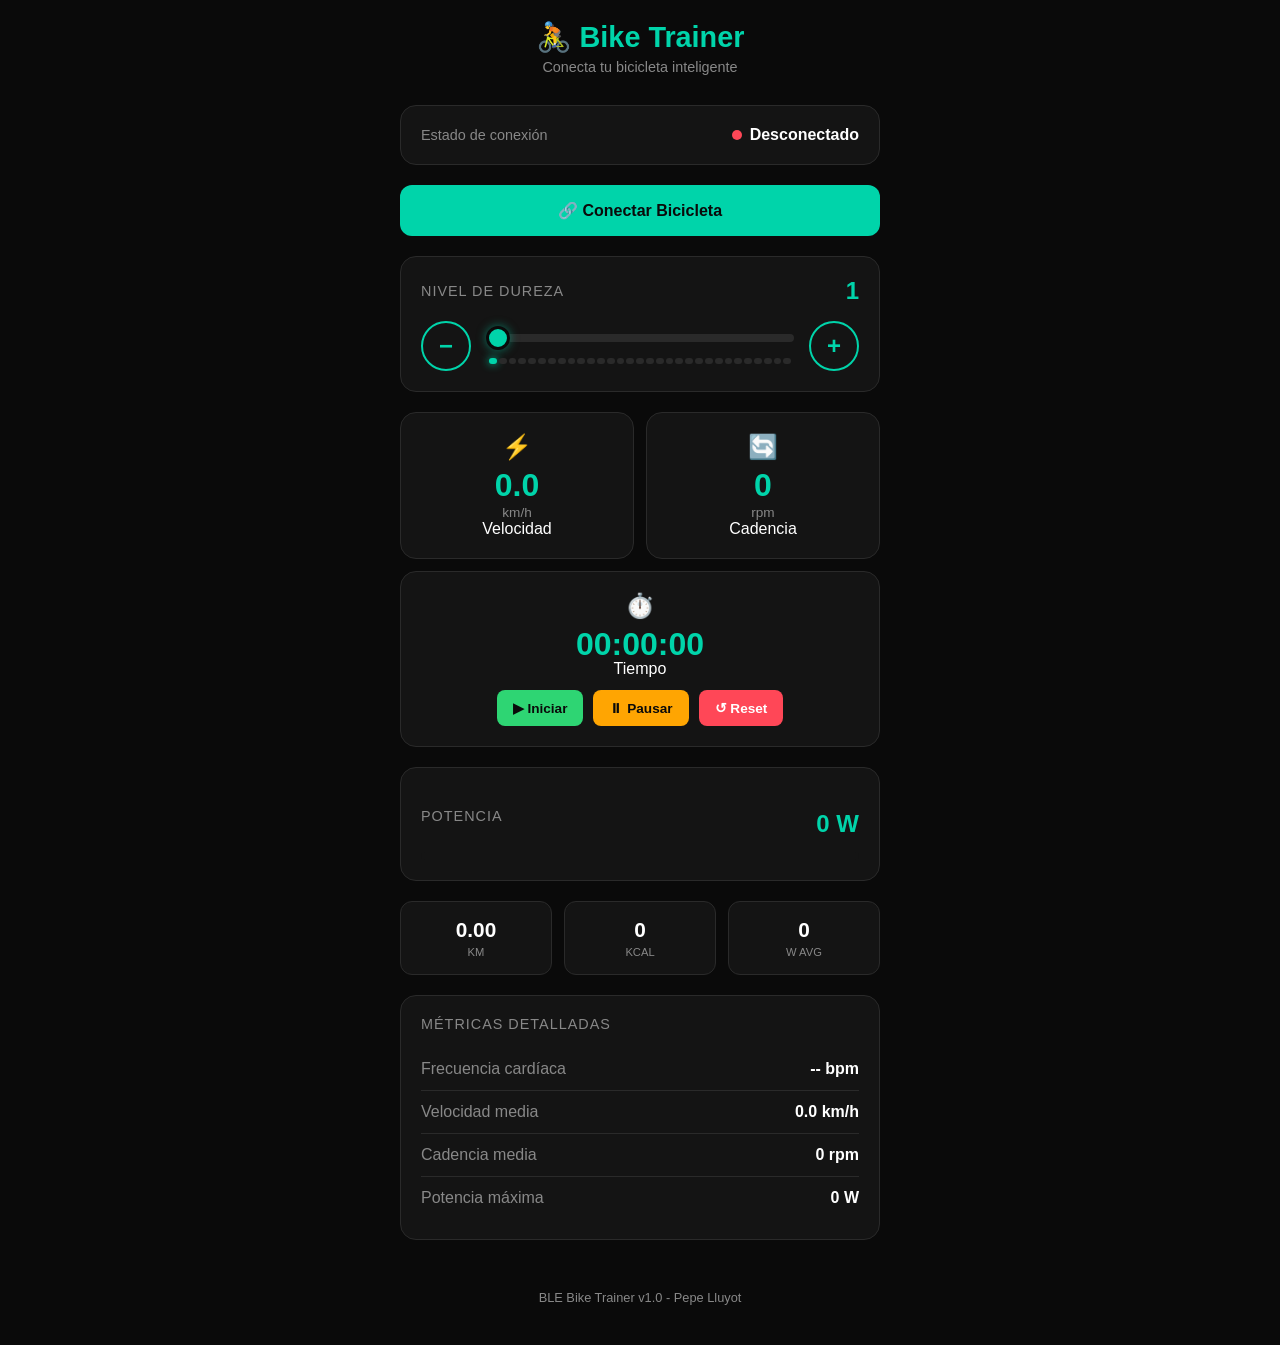
<file: index_v2.html>
<!DOCTYPE html>
<html lang="es">
<head>
    <meta charset="UTF-8">
    <meta name="viewport" content="width=device-width, initial-scale=1.0">
    <title>Bike Trainer</title>
    <style>
        :root {
            --primary: #00d4aa;
            --primary-dark: #00a888;
            --bg-dark: #0a0a0a;
            --bg-card: #141414;
            --bg-card-hover: #1a1a1a;
            --text-primary: #ffffff;
            --text-secondary: #888888;
            --danger: #ff4757;
            --success: #2ed573;
            --border: #2a2a2a;
        }

        * {
            margin: 0;
            padding: 0;
            box-sizing: border-box;
        }

        body {
            font-family: -apple-system, BlinkMacSystemFont, 'Segoe UI', Roboto, sans-serif;
            background: var(--bg-dark);
            color: var(--text-primary);
            min-height: 100vh;
            padding: 20px;
        }

        .container {
            max-width: 480px;
            margin: 0 auto;
        }

        /* Header */
        .header {
            text-align: center;
            margin-bottom: 30px;
        }

        .header h1 {
            font-size: 1.8rem;
            font-weight: 700;
            color: var(--primary);
            margin-bottom: 5px;
        }

        .header p {
            color: var(--text-secondary);
            font-size: 0.9rem;
        }

        /* Status Card */
        .status-card {
            background: var(--bg-card);
            border-radius: 16px;
            padding: 20px;
            margin-bottom: 20px;
            border: 1px solid var(--border);
        }

        .status-row {
            display: flex;
            align-items: center;
            justify-content: space-between;
        }

        .status-label {
            color: var(--text-secondary);
            font-size: 0.9rem;
        }

        .status-value {
            display: flex;
            align-items: center;
            gap: 8px;
            font-weight: 600;
        }

        .status-dot {
            width: 10px;
            height: 10px;
            border-radius: 50%;
            background: var(--danger);
        }

        .status-dot.connected {
            background: var(--success);
            box-shadow: 0 0 10px var(--success);
        }

        /* Connect Button */
        .connect-btn {
            width: 100%;
            padding: 16px 24px;
            font-size: 1rem;
            font-weight: 600;
            border: none;
            border-radius: 12px;
            cursor: pointer;
            transition: all 0.3s ease;
            margin-bottom: 20px;
        }

        .connect-btn.disconnect {
            background: var(--danger);
            color: white;
        }

        .connect-btn.connect {
            background: var(--primary);
            color: var(--bg-dark);
        }

        .connect-btn:hover {
            transform: scale(1.02);
        }

        .connect-btn:active {
            transform: scale(0.98);
        }

        /* Stats Grid */
        .stats-grid {
            display: grid;
            grid-template-columns: 1fr 1fr;
            gap: 12px;
            margin-bottom: 20px;
        }

        .stat-card {
            background: var(--bg-card);
            border-radius: 16px;
            padding: 20px;
            border: 1px solid var(--border);
            text-align: center;
        }

        .stat-card.full-width {
            grid-column: span 2;
        }

        .stat-icon {
            font-size: 1.5rem;
            margin-bottom: 8px;
        }

        .stat-value {
            font-size: 2rem;
            font-weight: 700;
            color: var(--primary);
            line-height: 1;
        }

        .stat-unit {
            font-size: 0.85rem;
            color: var(--text-secondary);
            margin-top: 4px;
        }

        .timer-btn {
            padding: 10px 16px;
            font-size: 0.85rem;
            font-weight: 600;
            border: none;
            border-radius: 8px;
            cursor: pointer;
            transition: all 0.2s ease;
            min-width: 70px;
        }

        .timer-btn.start {
            background: var(--success);
            color: var(--bg-dark);
        }

        .timer-btn.pause {
            background: #ffa502;
            color: var(--bg-dark);
        }

        .timer-btn.reset {
            background: var(--danger);
            color: white;
        }

        .timer-btn:hover {
            transform: scale(1.05);
        }

        .timer-btn:active {
            transform: scale(0.95);
        }

        .timer-controls {
            display: flex;
            justify-content: center;
            gap: 10px;
            margin-top: 12px;
        }

        /* Metrics Card */
        .metrics-card {
            background: var(--bg-card);
            border-radius: 16px;
            padding: 20px;
            border: 1px solid var(--border);
            margin-bottom: 20px;
        }

        .metrics-title {
            font-size: 0.9rem;
            color: var(--text-secondary);
            margin-bottom: 16px;
            text-transform: uppercase;
            letter-spacing: 1px;
        }

        .metric-row {
            display: flex;
            justify-content: space-between;
            align-items: center;
            padding: 12px 0;
            border-bottom: 1px solid var(--border);
        }

        .metric-row:last-child {
            border-bottom: none;
        }

        .metric-name {
            color: var(--text-secondary);
        }

        .metric-value {
            font-weight: 600;
            color: var(--text-primary);
        }

        /* Additional Stats */
        .additional-stats {
            display: grid;
            grid-template-columns: 1fr 1fr 1fr;
            gap: 12px;
        }

        .mini-stat {
            background: var(--bg-card);
            border-radius: 12px;
            padding: 16px;
            border: 1px solid var(--border);
            text-align: center;
        }

        .mini-stat-value {
            font-size: 1.3rem;
            font-weight: 700;
            color: var(--text-primary);
        }

        .mini-stat-label {
            font-size: 0.7rem;
            color: var(--text-secondary);
            margin-top: 4px;
            text-transform: uppercase;
        }

        /* Power Bar */
        .power-section {
            margin-top: 20px;
        }

        .power-header {
            display: flex;
            justify-content: space-between;
            align-items: center;
            margin-bottom: 12px;
        }

        .power-value {
            font-size: 1.5rem;
            font-weight: 700;
            color: var(--primary);
        }

        .power-bar {
            height: 8px;
            background: var(--bg-card);
            border-radius: 4px;
            overflow: hidden;
        }

        .power-fill {
            height: 100%;
            background: linear-gradient(90deg, var(--primary), var(--primary-dark));
            border-radius: 4px;
            width: 0%;
            transition: width 0.5s ease;
        }

        /* Resistance Control */
        .resistance-section {
            margin-bottom: 20px;
        }

        .resistance-card {
            background: var(--bg-card);
            border-radius: 16px;
            padding: 20px;
            border: 1px solid var(--border);
        }

        .resistance-header {
            display: flex;
            justify-content: space-between;
            align-items: center;
            margin-bottom: 16px;
        }

        .resistance-title {
            font-size: 0.9rem;
            color: var(--text-secondary);
            text-transform: uppercase;
            letter-spacing: 1px;
        }

        .resistance-value {
            font-size: 1.5rem;
            font-weight: 700;
            color: var(--primary);
        }

        .resistance-controls {
            display: flex;
            align-items: center;
            justify-content: space-between;
            gap: 15px;
        }

        .resistance-btn {
            width: 50px;
            height: 50px;
            border-radius: 50%;
            border: 2px solid var(--primary);
            background: transparent;
            color: var(--primary);
            font-size: 1.5rem;
            font-weight: 700;
            cursor: pointer;
            transition: all 0.2s ease;
            display: flex;
            align-items: center;
            justify-content: center;
        }

        .resistance-btn:hover {
            background: var(--primary);
            color: var(--bg-dark);
        }

        .resistance-btn:active {
            transform: scale(0.95);
        }

        .resistance-btn:disabled {
            opacity: 0.3;
            cursor: not-allowed;
        }

        .resistance-slider-container {
            flex: 1;
        }

        .resistance-slider {
            width: 100%;
            height: 8px;
            -webkit-appearance: none;
            appearance: none;
            background: var(--border);
            border-radius: 4px;
            outline: none;
        }

        .resistance-slider::-webkit-slider-thumb {
            -webkit-appearance: none;
            appearance: none;
            width: 24px;
            height: 24px;
            border-radius: 50%;
            background: var(--primary);
            cursor: pointer;
            border: 3px solid var(--bg-dark);
            box-shadow: 0 0 10px rgba(0, 212, 170, 0.5);
        }

        .resistance-slider::-moz-range-thumb {
            width: 24px;
            height: 24px;
            border-radius: 50%;
            background: var(--primary);
            cursor: pointer;
            border: 3px solid var(--bg-dark);
        }

        .resistance-levels {
            display: flex;
            justify-content: space-between;
            margin-top: 12px;
            padding: 0 2px;
        }

        .resistance-level {
            flex: 1;
            height: 6px;
            background: var(--border);
            border-radius: 3px;
            transition: background 0.2s ease;
            margin: 0 1px;
        }

        .resistance-level.active {
            background: var(--primary);
            box-shadow: 0 0 8px var(--primary);
        }

        /* Footer */
        .footer {
            text-align: center;
            margin-top: 30px;
            padding: 20px;
            color: var(--text-secondary);
            font-size: 0.8rem;
        }
    </style>
</head>
<body>
    <div class="container">
        <!-- Header -->
        <div class="header">
            <h1>🚴 Bike Trainer</h1>
            <p>Conecta tu bicicleta inteligente</p>
        </div>

        <!-- Status Card -->
        <div class="status-card">
            <div class="status-row">
                <span class="status-label">Estado de conexión</span>
                <div class="status-value">
                    <span class="status-dot" id="statusDot"></span>
                    <span id="statusText">Desconectado</span>
                </div>
            </div>
        </div>

        <!-- Connect Button -->
        <button class="connect-btn connect" id="connectBtn">
            🔗 Conectar Bicicleta
        </button>

        <!-- Resistance Control -->
        <div class="resistance-section">
            <div class="resistance-card">
                <div class="resistance-header">
                    <span class="resistance-title">Nivel de Dureza</span>
                    <span class="resistance-value" id="resistanceValue">1</span>
                </div>
                <div class="resistance-controls">
                    <button class="resistance-btn" id="resistanceDown">−</button>
                    <div class="resistance-slider-container">
                        <input type="range" class="resistance-slider" id="resistanceSlider" min="1" max="32" value="1">
                        <div class="resistance-levels">
                            <div class="resistance-level active"></div>
                            <div class="resistance-level"></div>
                            <div class="resistance-level"></div>
                            <div class="resistance-level"></div>
                            <div class="resistance-level"></div>
                            <div class="resistance-level"></div>
                            <div class="resistance-level"></div>
                            <div class="resistance-level"></div>
                            <div class="resistance-level"></div>
                            <div class="resistance-level"></div>
                            <div class="resistance-level"></div>
                            <div class="resistance-level"></div>
                            <div class="resistance-level"></div>
                            <div class="resistance-level"></div>
                            <div class="resistance-level"></div>
                            <div class="resistance-level"></div>
                            <div class="resistance-level"></div>
                            <div class="resistance-level"></div>
                            <div class="resistance-level"></div>
                            <div class="resistance-level"></div>
                            <div class="resistance-level"></div>
                            <div class="resistance-level"></div>
                            <div class="resistance-level"></div>
                            <div class="resistance-level"></div>
                            <div class="resistance-level"></div>
                            <div class="resistance-level"></div>
                            <div class="resistance-level"></div>
                            <div class="resistance-level"></div>
                            <div class="resistance-level"></div>
                            <div class="resistance-level"></div>
                            <div class="resistance-level"></div>
                        </div>
                    </div>
                    <button class="resistance-btn" id="resistanceUp">+</button>
                </div>
            </div>
        </div>

        <!-- Main Stats -->
        <div class="stats-grid">
            <div class="stat-card">
                <div class="stat-icon">⚡</div>
                <div class="stat-value" id="speedValue">0.0</div>
                <div class="stat-unit">km/h</div>
                <div class="stat-label">Velocidad</div>
            </div>
            <div class="stat-card">
                <div class="stat-icon">🔄</div>
                <div class="stat-value" id="cadenceValue">0</div>
                <div class="stat-unit">rpm</div>
                <div class="stat-label">Cadencia</div>
            </div>
            <div class="stat-card full-width">
                <div class="stat-icon">⏱️</div>
                <div class="stat-value" id="timeValue">00:00:00</div>
                <div class="stat-label">Tiempo</div>
                <div class="timer-controls">
                    <button class="timer-btn start" id="startBtn">▶ Iniciar</button>
                    <button class="timer-btn pause" id="pauseBtn">⏸ Pausar</button>
                    <button class="timer-btn reset" id="resetBtn">↺ Reset</button>
                </div>
            </div>
        </div>

        <!-- Power Section -->
        <div class="metrics-card">
            <div class="power-section">
                <div class="power-header">
                    <span class="metrics-title">Potencia</span>
                    <span class="power-value"><span id="powerValue">0</span> W</span>
                </div>
                <div class="power-bar">
                    <div class="power-fill" id="powerFill"></div>
                </div>
            </div>
        </div>

        <!-- Additional Stats -->
        <div class="additional-stats">
            <div class="mini-stat">
                <div class="mini-stat-value" id="distanceValue">0.00</div>
                <div class="mini-stat-label">km</div>
            </div>
            <div class="mini-stat">
                <div class="mini-stat-value" id="caloriesValue">0</div>
                <div class="mini-stat-label">kcal</div>
            </div>
            <div class="mini-stat">
                <div class="mini-stat-value" id="avgPowerValue">0</div>
                <div class="mini-stat-label">W avg</div>
            </div>
        </div>

        <!-- Detailed Metrics -->
        <div class="metrics-card" style="margin-top: 20px;">
            <div class="metrics-title">Métricas Detalladas</div>
            <div class="metric-row">
                <span class="metric-name">Frecuencia cardíaca</span>
                <span class="metric-value" id="hrValue">-- bpm</span>
            </div>
            <div class="metric-row">
                <span class="metric-name">Velocidad media</span>
                <span class="metric-value" id="avgSpeedValue">0.0 km/h</span>
            </div>
            <div class="metric-row">
                <span class="metric-name">Cadencia media</span>
                <span class="metric-value" id="avgCadenceValue">0 rpm</span>
            </div>
            <div class="metric-row">
                <span class="metric-name">Potencia máxima</span>
                <span class="metric-value" id="maxPowerValue">0 W</span>
            </div>
        </div>

        <!-- Footer -->
        <div class="footer">
            <p>BLE Bike Trainer v1.0 - Pepe Lluyot</p>
        </div>
    </div>

    <script src="app_v2.js"></script>
</body>
</html>
</file>
<file: ble_rutas/styles.css>
:root {
    --primary: #00d4aa;
    --primary-dark: #00a888;
    --bg-dark: #0a0a0a;
    --bg-card: #141414;
    --bg-card-hover: #1a1a1a;
    --text-primary: #ffffff;
    --text-secondary: #888888;
    --danger: #ff4757;
    --success: #2ed573;
    --warning: #ffa502;
    --border: #2a2a2a;
}

* {
    margin: 0;
    padding: 0;
    box-sizing: border-box;
}

body {
    font-family: -apple-system, BlinkMacSystemFont, 'Segoe UI', Roboto, sans-serif;
    background: var(--bg-dark);
    color: var(--text-primary);
    min-height: 100vh;
    padding: 20px;
}

.container {
    max-width: 600px;
    margin: 0 auto;
}

/* Header */
.header {
    text-align: center;
    margin-bottom: 20px;
}

.header h1 {
    font-size: 1.6rem;
    font-weight: 700;
    color: var(--primary);
    margin-bottom: 5px;
}

.header p {
    color: var(--text-secondary);
    font-size: 0.85rem;
}

/* Status Card */
.status-card {
    background: var(--bg-card);
    border-radius: 16px;
    padding: 16px;
    margin-bottom: 16px;
    border: 1px solid var(--border);
}

.status-row {
    display: flex;
    align-items: center;
    justify-content: space-between;
}

.status-label {
    color: var(--text-secondary);
    font-size: 0.9rem;
}

.status-value {
    display: flex;
    align-items: center;
    gap: 8px;
    font-weight: 600;
}

.status-dot {
    width: 10px;
    height: 10px;
    border-radius: 50%;
    background: var(--danger);
}

.status-dot.connected {
    background: var(--success);
    box-shadow: 0 0 10px var(--success);
}

/* Connect Button */
.connect-btn {
    width: 100%;
    padding: 14px 20px;
    font-size: 0.95rem;
    font-weight: 600;
    border: none;
    border-radius: 12px;
    cursor: pointer;
    transition: all 0.3s ease;
    margin-bottom: 16px;
}

.connect-btn.disconnect {
    background: var(--danger);
    color: white;
}

.connect-btn.connect {
    background: var(--primary);
    color: var(--bg-dark);
}

.connect-btn:hover {
    transform: scale(1.02);
}

/* Route Input Section */
.route-input-card {
    background: var(--bg-card);
    border-radius: 16px;
    padding: 16px;
    margin-bottom: 16px;
    border: 1px solid var(--border);
}

.route-input-title {
    font-size: 0.9rem;
    color: var(--text-secondary);
    margin-bottom: 12px;
    text-transform: uppercase;
    letter-spacing: 1px;
}

.route-input-row {
    display: flex;
    gap: 10px;
    align-items: center;
}

.route-input {
    flex: 1;
    padding: 10px 14px;
    border: 1px solid var(--border);
    border-radius: 8px;
    background: var(--bg-dark);
    color: var(--text-primary);
    font-size: 0.9rem;
}

.route-input:focus {
    outline: none;
    border-color: var(--primary);
}

.route-btn {
    padding: 10px 16px;
    font-size: 0.85rem;
    font-weight: 600;
    border: none;
    border-radius: 8px;
    cursor: pointer;
    transition: all 0.2s ease;
    white-space: nowrap;
}

.route-btn.primary {
    background: var(--primary);
    color: var(--bg-dark);
}

.route-btn.secondary {
    background: var(--border);
    color: var(--text-primary);
}

.route-btn.secondary.selected {
    background: var(--primary);
    color: var(--bg-dark);
}

.route-btn:hover {
    transform: scale(1.05);
}

/* Graph Container */
.graph-container {
    background: var(--bg-card);
    border-radius: 16px;
    padding: 16px;
    margin-bottom: 16px;
    border: 1px solid var(--border);
}

.graph-title {
    font-size: 0.9rem;
    color: var(--text-secondary);
    margin-bottom: 12px;
    text-transform: uppercase;
    letter-spacing: 1px;
}

.graph-canvas {
    width: 100%;
    height: 200px;
    background: var(--bg-dark);
    border-radius: 8px;
}

.view-toggle-btn {
    display: block;
    width: 100%;
    padding: 8px 12px;
    margin-top: 8px;
    font-size: 0.85rem;
    font-weight: 600;
    color: var(--text-primary);
    background: var(--bg-card);
    border: 1px solid var(--border);
    border-radius: 8px;
    cursor: pointer;
    transition: all 0.2s ease;
}

.view-toggle-btn:hover {
    background: var(--bg-card-hover);
    border-color: var(--primary);
}

/* Route Controls */
.route-controls {
    display: flex;
    gap: 10px;
    margin-top: 12px;
}

.play-btn {
    flex: 1;
    padding: 14px 20px;
    font-size: 1rem;
    font-weight: 600;
    border: none;
    border-radius: 12px;
    cursor: pointer;
    transition: all 0.2s ease;
    display: flex;
    align-items: center;
    justify-content: center;
    gap: 8px;
}

.play-btn.playing {
    background: var(--warning);
    color: var(--bg-dark);
}

.play-btn.paused {
    background: var(--success);
    color: var(--bg-dark);
}

.play-btn:disabled {
    opacity: 0.5;
    cursor: not-allowed;
}

.play-btn:hover:not(:disabled) {
    transform: scale(1.02);
}

.stop-btn {
    padding: 14px 20px;
    font-size: 1rem;
    font-weight: 600;
    border: none;
    border-radius: 12px;
    cursor: pointer;
    background: var(--danger);
    color: white;
    transition: all 0.2s ease;
}

.stop-btn:hover {
    transform: scale(1.05);
}

/* Simulation Info */
.sim-info {
    display: grid;
    grid-template-columns: 1fr 1fr 1fr 1fr;
    gap: 8px;
    margin-top: 12px;
}

.sim-info-item {
    background: var(--bg-dark);
    padding: 10px;
    border-radius: 8px;
    text-align: center;
}

.sim-info-value {
    font-size: 1.1rem;
    font-weight: 700;
    color: var(--primary);
}

.sim-info-label {
    font-size: 0.7rem;
    color: var(--text-secondary);
    margin-top: 2px;
    text-transform: uppercase;
}

/* Resistance Section */
.resistance-card {
    background: var(--bg-card);
    border-radius: 16px;
    padding: 16px;
    margin-bottom: 16px;
    border: 1px solid var(--border);
}

.resistance-header {
    display: flex;
    justify-content: space-between;
    align-items: center;
    margin-bottom: 12px;
}

.resistance-title {
    font-size: 0.85rem;
    color: var(--text-secondary);
    text-transform: uppercase;
    letter-spacing: 1px;
}

.resistance-value {
    font-size: 1.3rem;
    font-weight: 700;
    color: var(--primary);
}

.resistance-controls {
    display: flex;
    align-items: center;
    justify-content: space-between;
    gap: 12px;
}

.resistance-btn {
    width: 44px;
    height: 44px;
    border-radius: 50%;
    border: 2px solid var(--primary);
    background: transparent;
    color: var(--primary);
    font-size: 1.3rem;
    font-weight: 700;
    cursor: pointer;
    transition: all 0.2s ease;
    display: flex;
    align-items: center;
    justify-content: center;
}

.resistance-btn:hover {
    background: var(--primary);
    color: var(--bg-dark);
}

.resistance-slider {
    flex: 1;
    height: 8px;
    -webkit-appearance: none;
    appearance: none;
    background: var(--border);
    border-radius: 4px;
    outline: none;
}

.resistance-slider::-webkit-slider-thumb {
    -webkit-appearance: none;
    width: 20px;
    height: 20px;
    border-radius: 50%;
    background: var(--primary);
    cursor: pointer;
    border: 3px solid var(--bg-dark);
}

/* Live Stats */
.live-stats {
    display: grid;
    grid-template-columns: 1fr 1fr;
    gap: 12px;
    margin-bottom: 16px;
}

.live-stat-card {
    background: var(--bg-card);
    border-radius: 12px;
    padding: 16px;
    border: 1px solid var(--border);
    text-align: center;
}

.live-stat-value {
    font-size: 1.8rem;
    font-weight: 700;
    color: var(--primary);
    line-height: 1;
}

.live-stat-unit {
    font-size: 0.8rem;
    color: var(--text-secondary);
    margin-top: 4px;
}

.live-stat-label {
    font-size: 0.75rem;
    color: var(--text-secondary);
    margin-top: 8px;
    text-transform: uppercase;
}

/* Slope indicator */
.slope-indicator {
    background: var(--bg-card);
    border-radius: 12px;
    padding: 12px 16px;
    margin-bottom: 16px;
    border: 1px solid var(--border);
    display: flex;
    align-items: center;
    justify-content: space-between;
}

.slope-label {
    font-size: 0.85rem;
    color: var(--text-secondary);
}

.slope-value {
    font-size: 1.2rem;
    font-weight: 700;
}

.slope-value.up {
    color: var(--danger);
}

.slope-value.down {
    color: var(--success);
}

.slope-value.flat {
    color: var(--warning);
}

/* Footer */
.footer {
    text-align: center;
    margin-top: 20px;
    padding: 16px;
    color: var(--text-secondary);
    font-size: 0.75rem;
}

/* Route Buttons */
.route-buttons {
    display: grid;
    grid-template-columns: 1fr 1fr 1fr 1fr;
    gap: 8px;
    margin-bottom: 12px;
}
</file>
